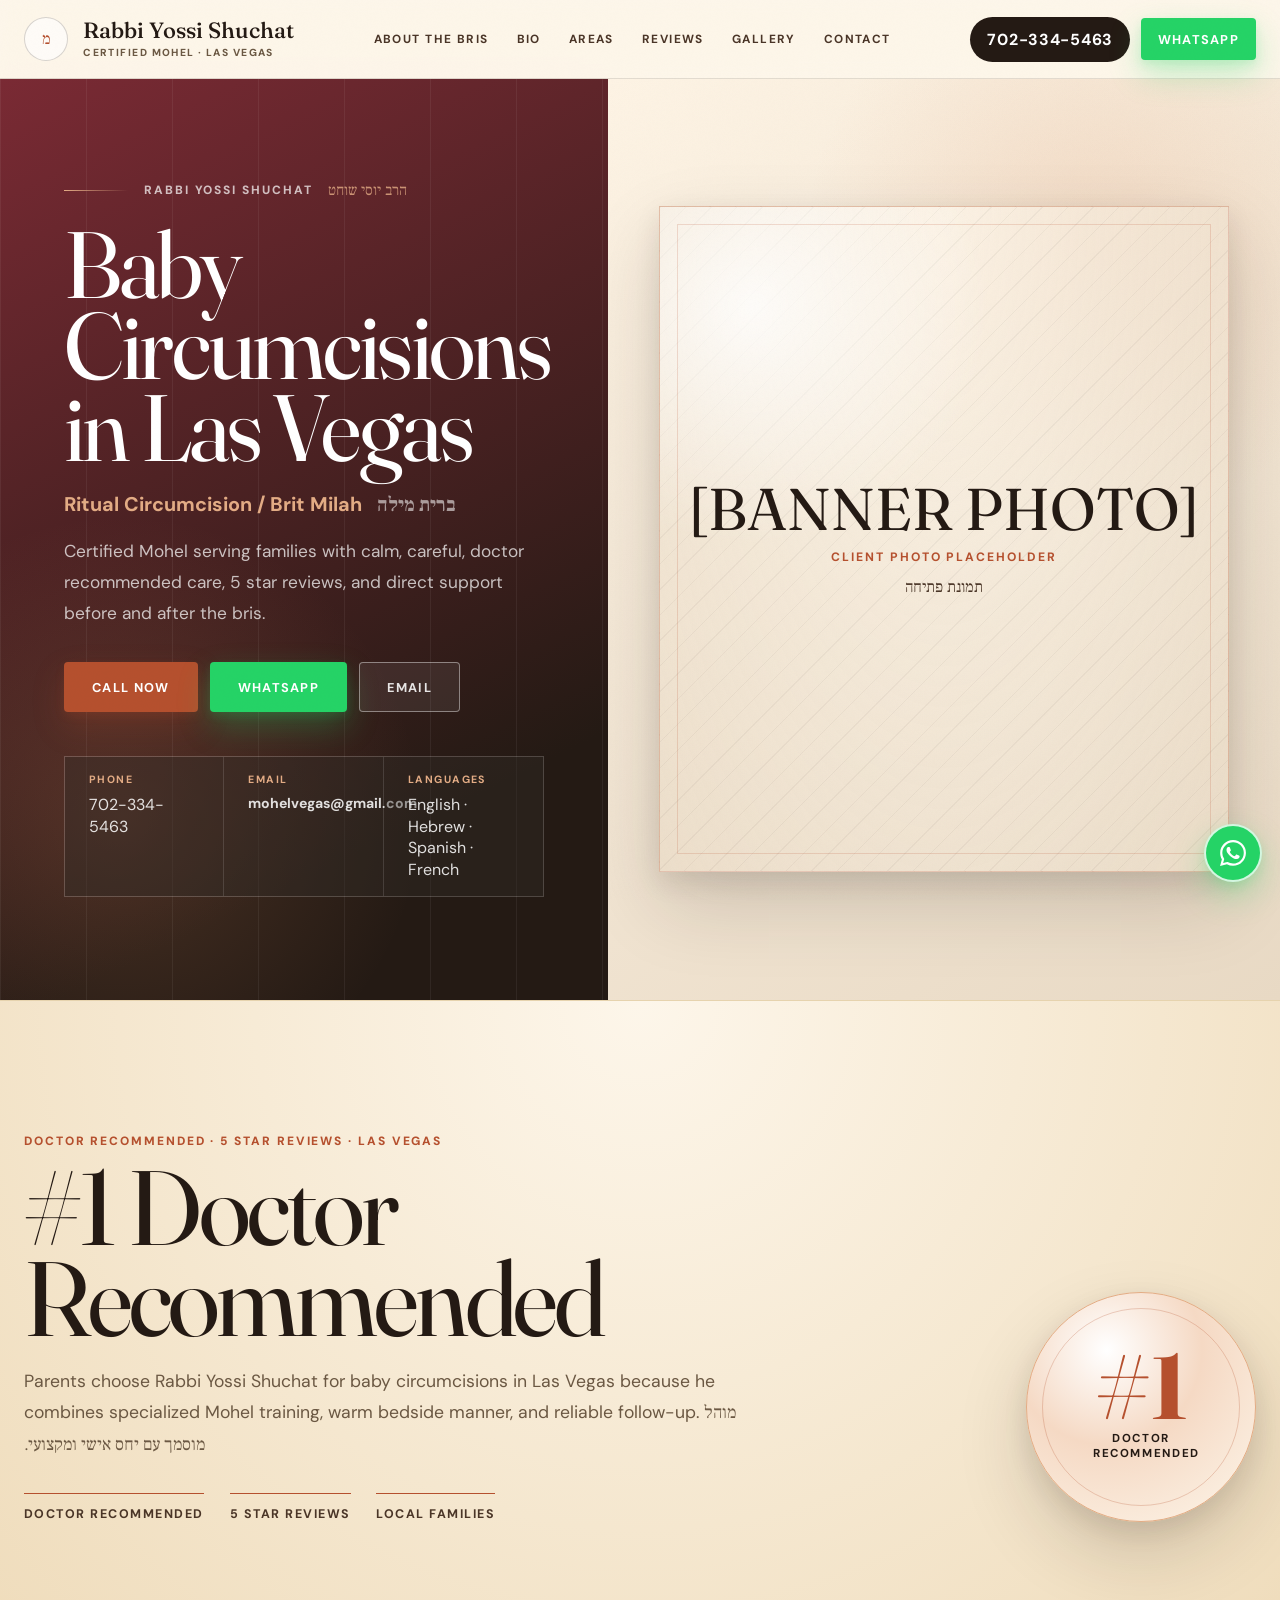
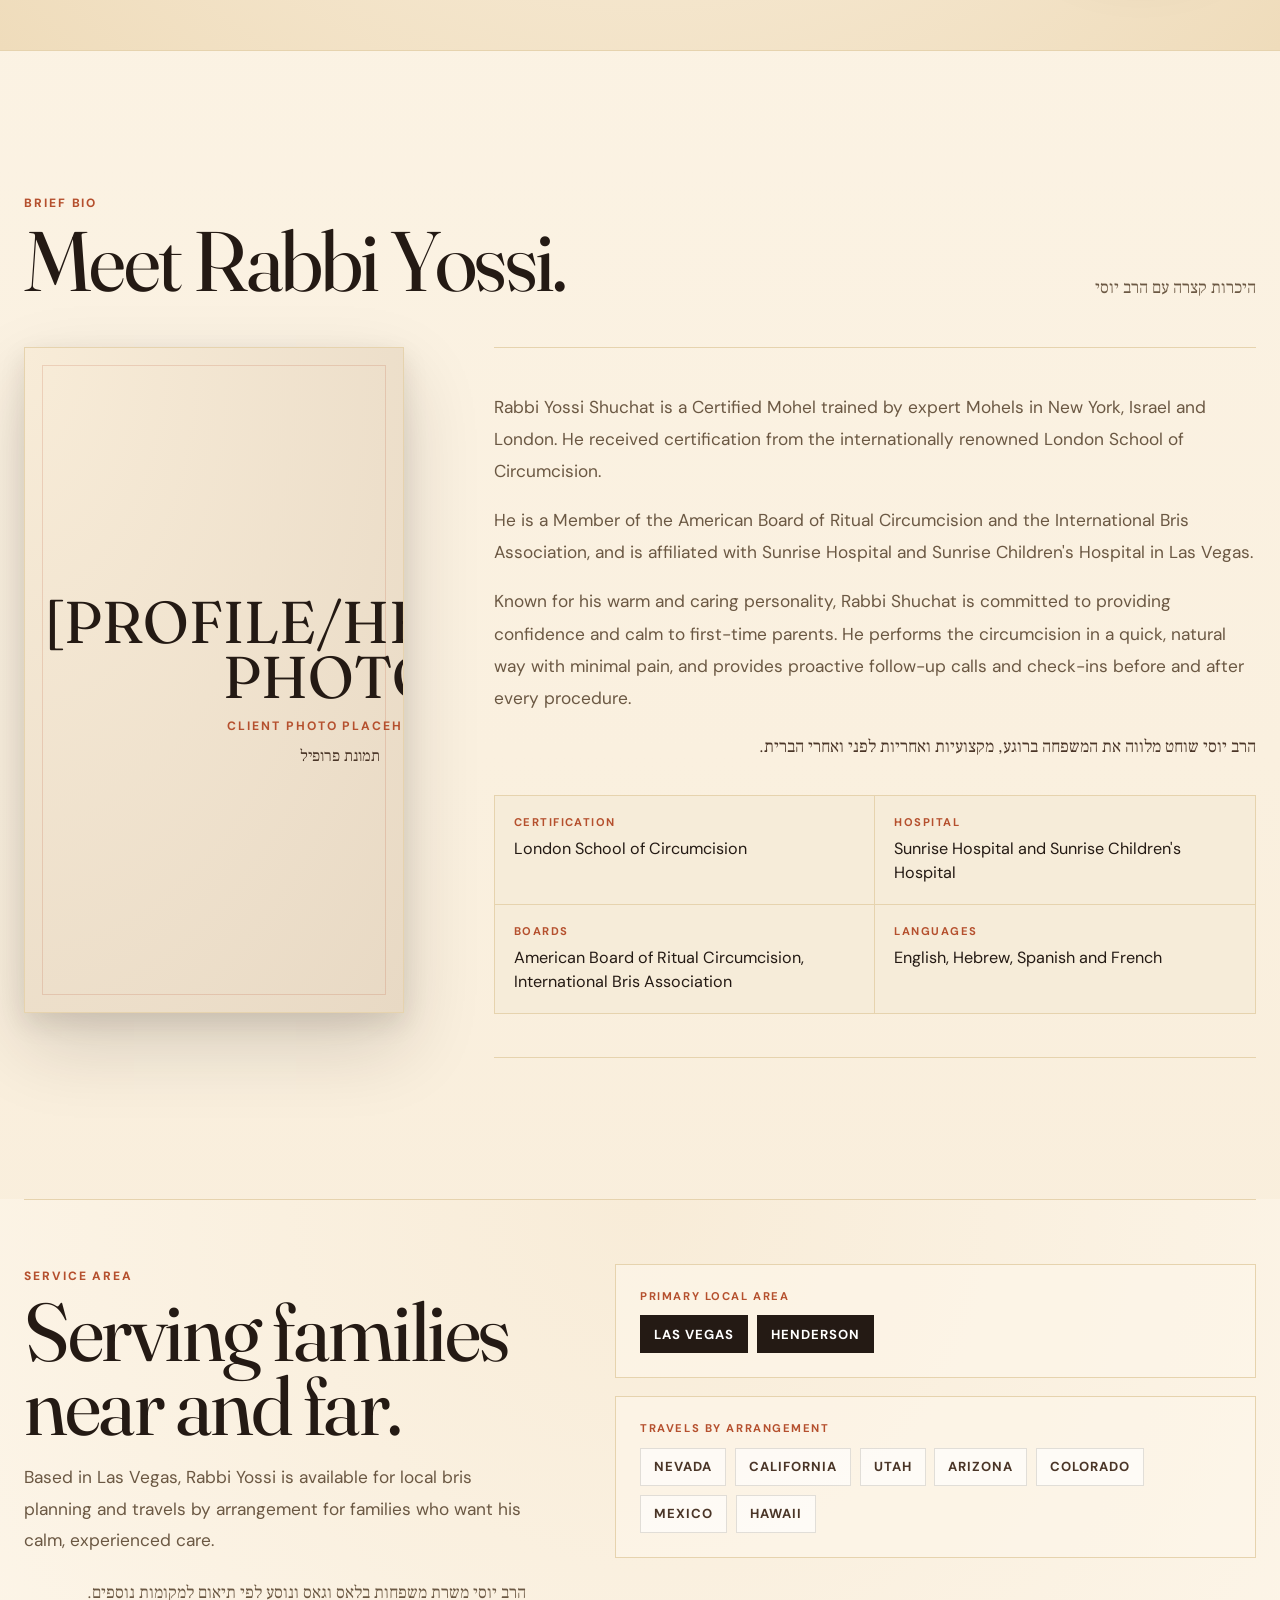
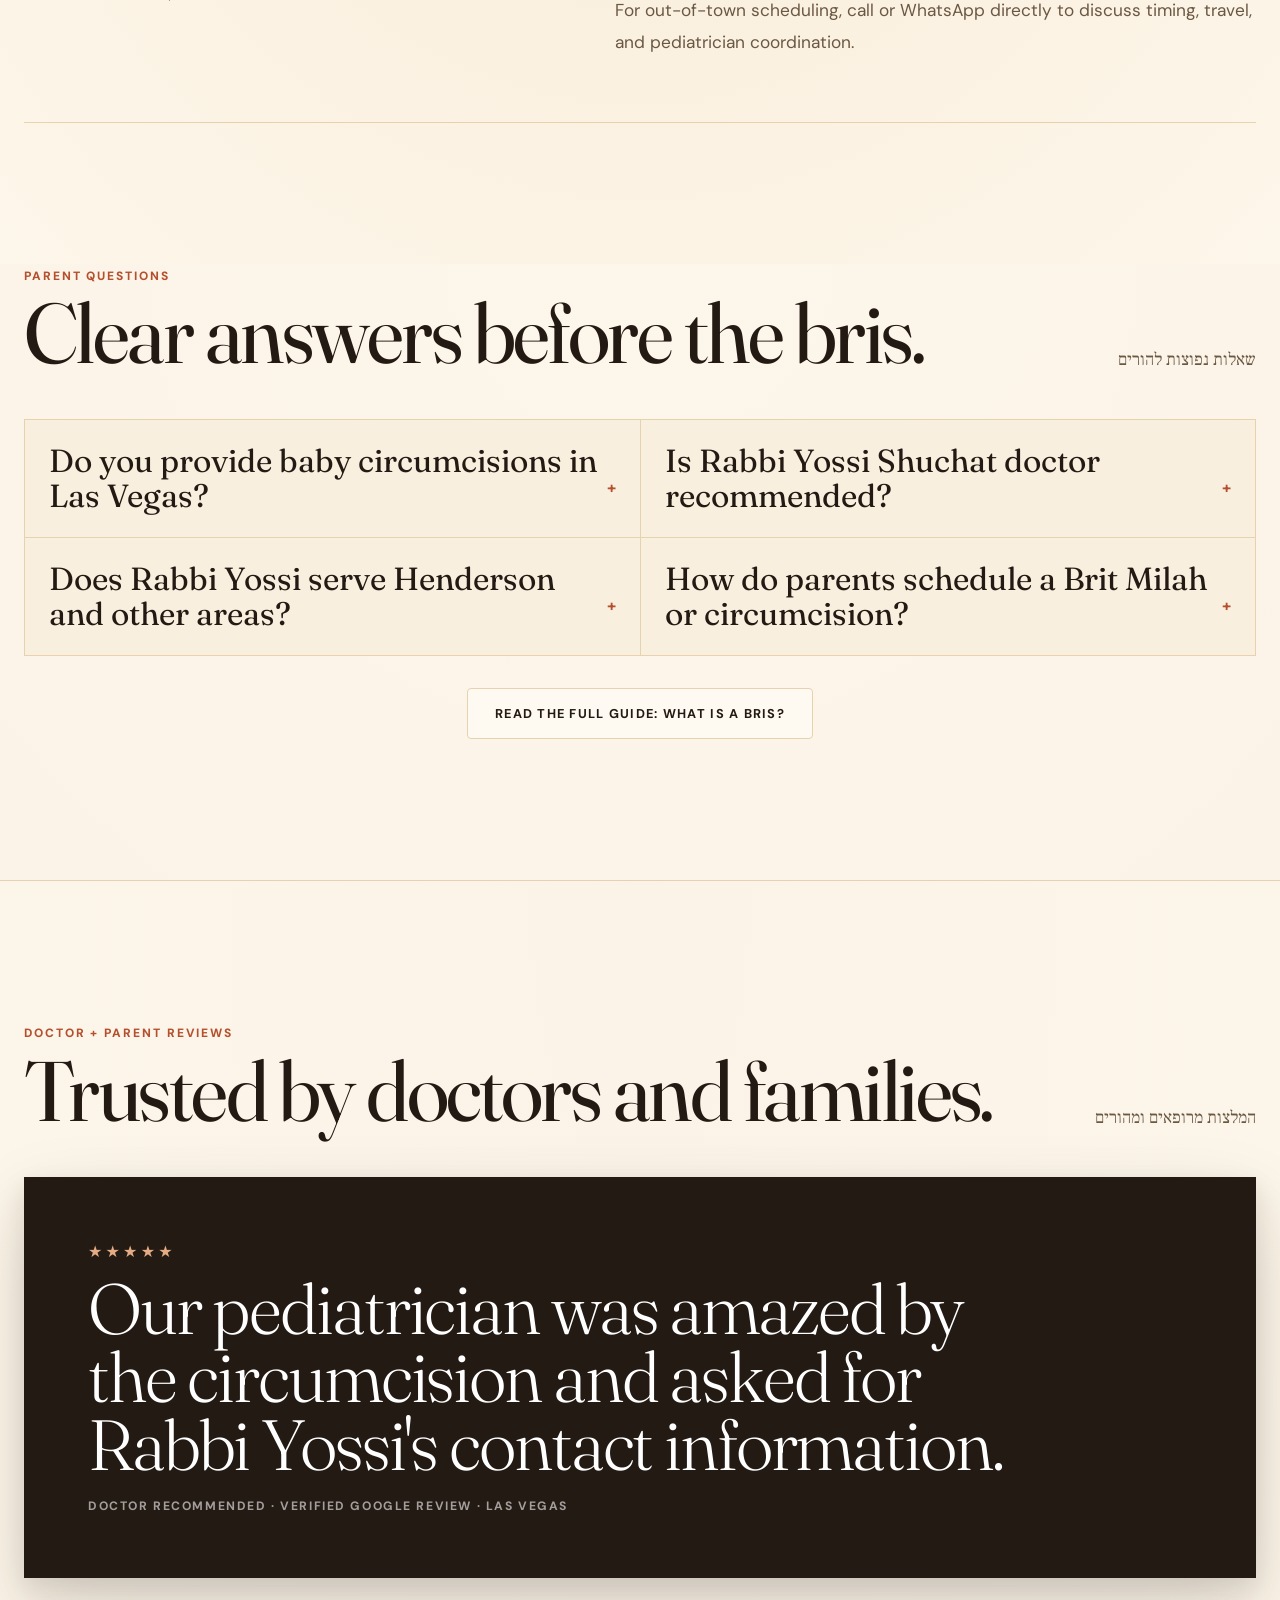
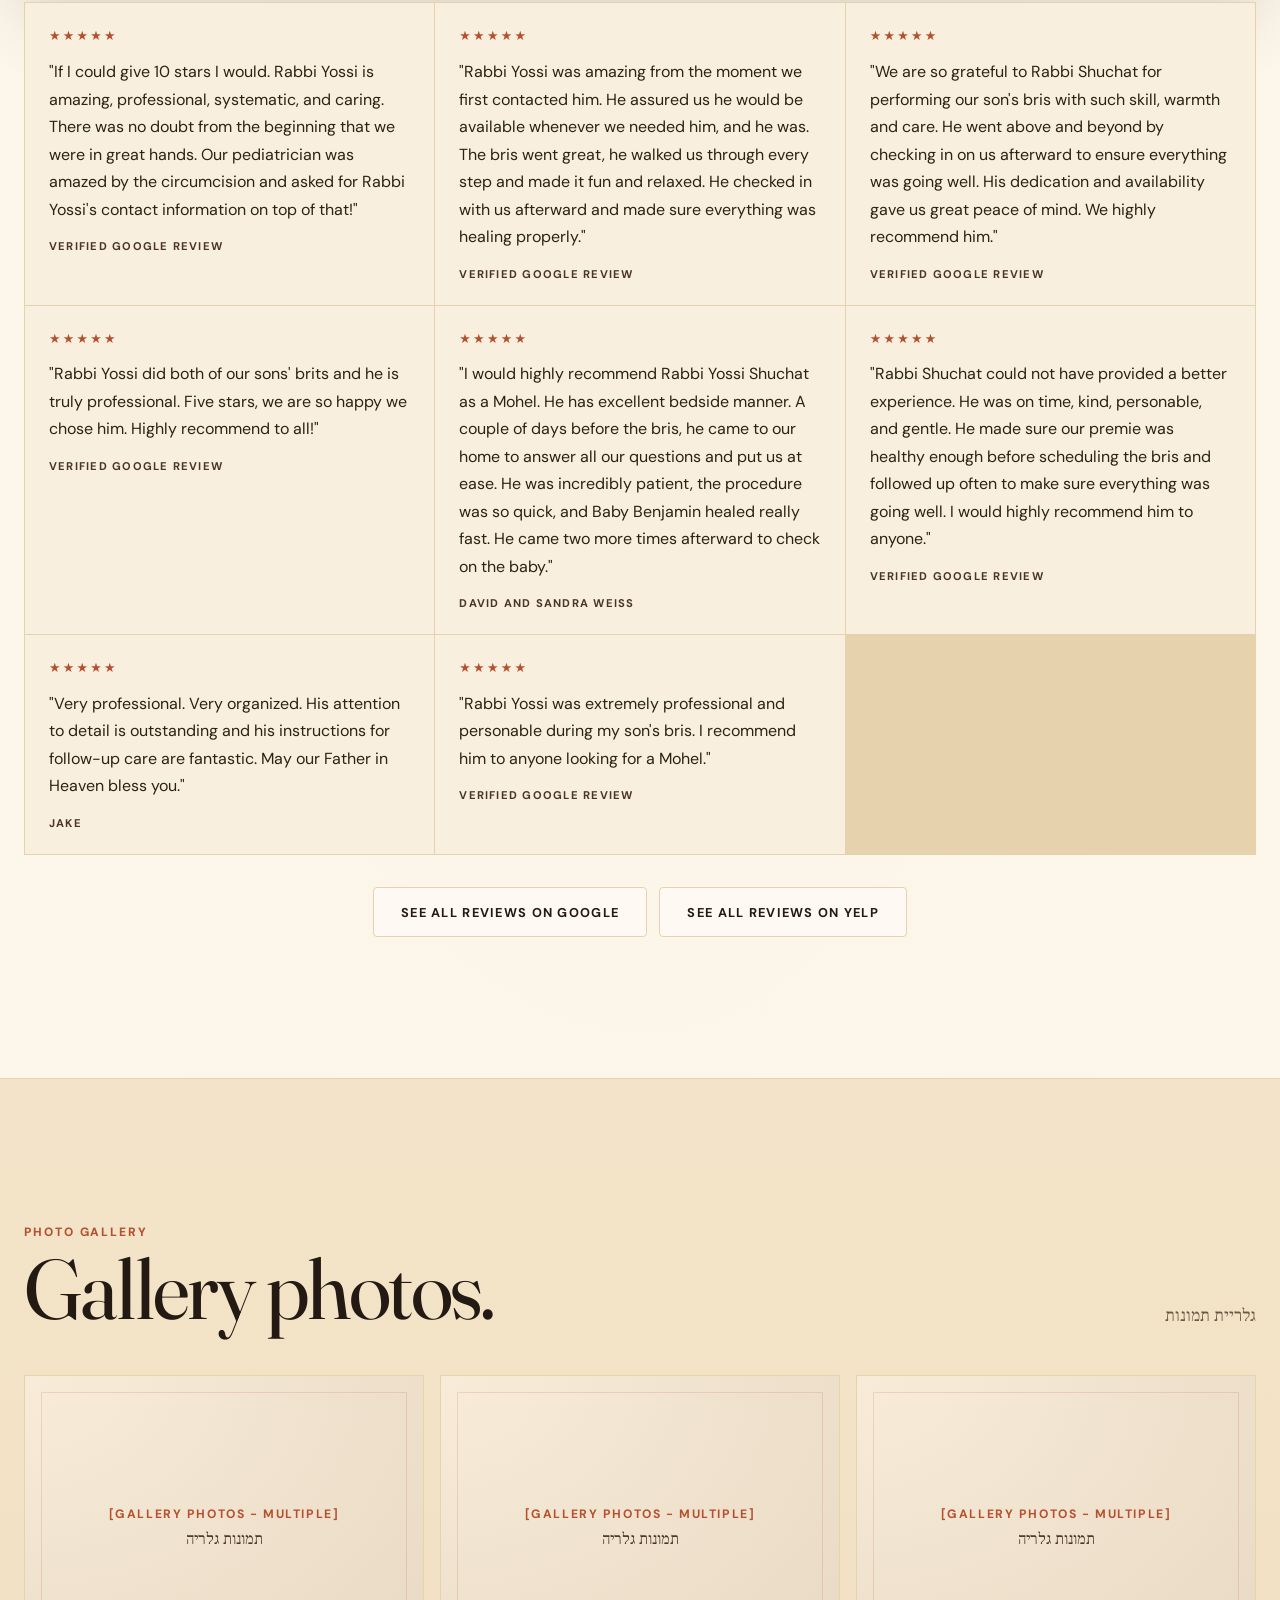
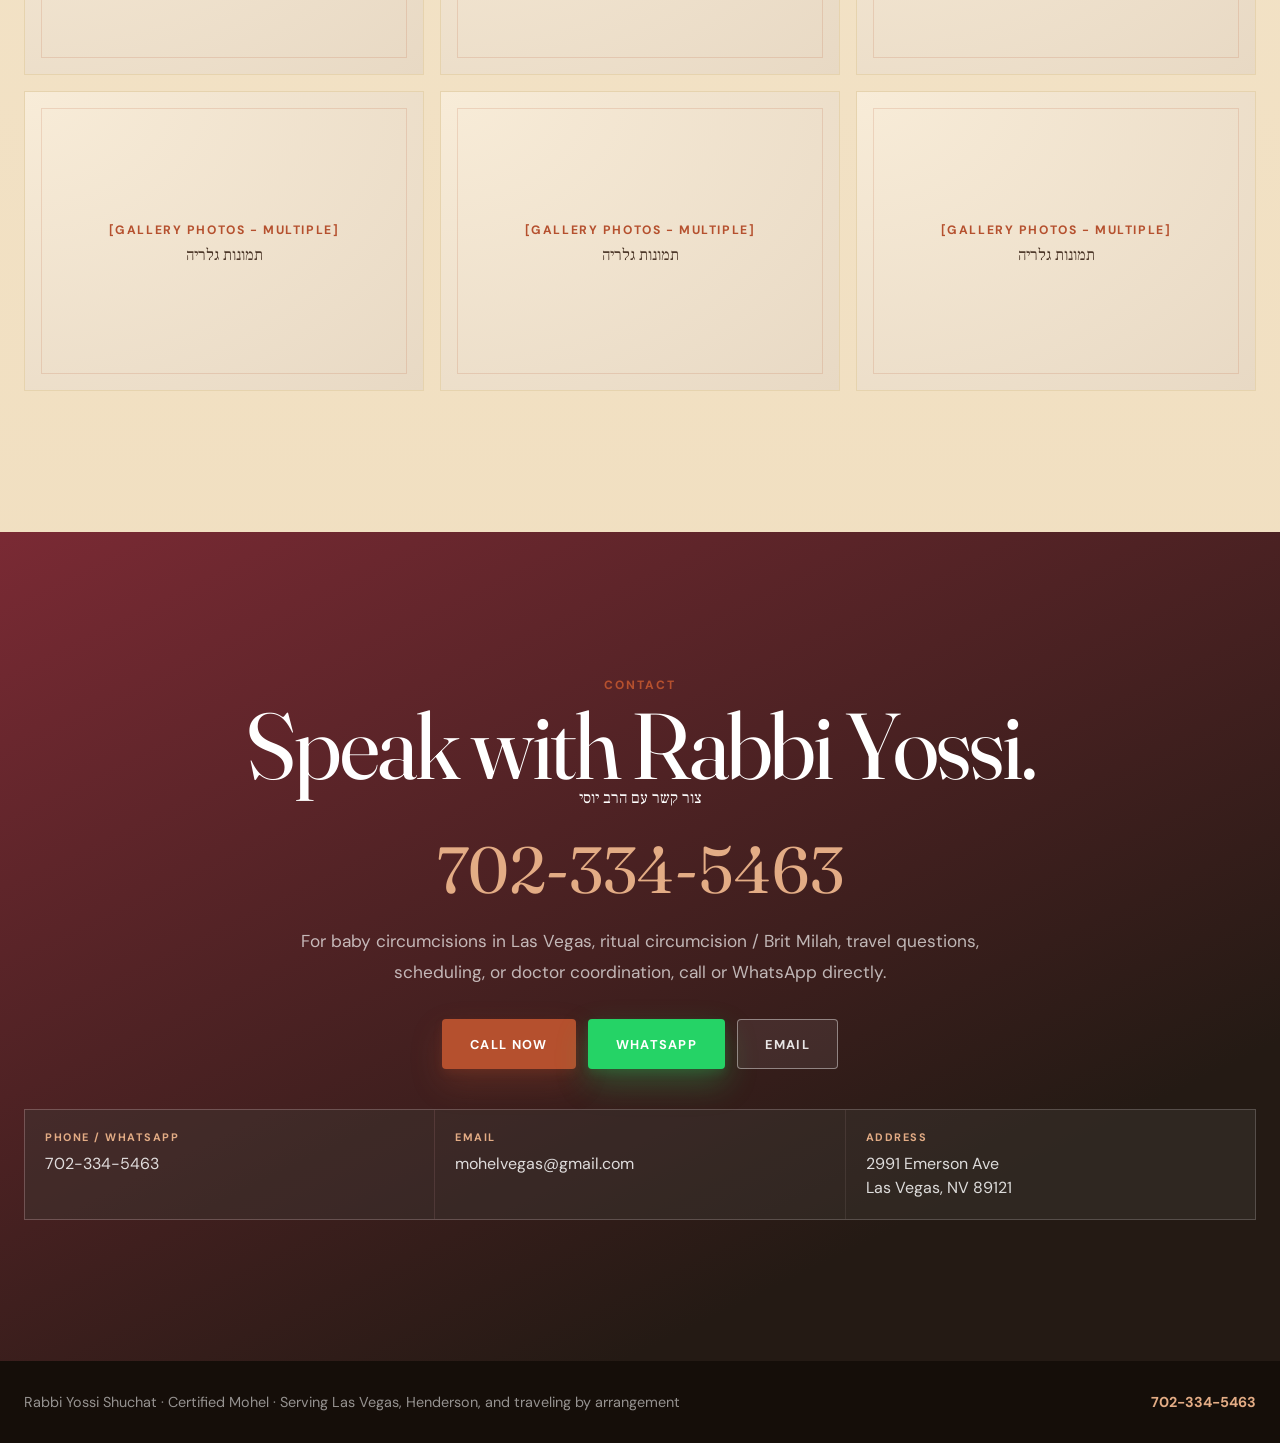
<file: index.html>
<!DOCTYPE html>
<html lang="en" dir="ltr">
<head>
  <meta charset="UTF-8">
  <meta name="viewport" content="width=device-width, initial-scale=1.0">
  <meta name="description" content="Baby Circumcisions in Las Vegas by Rabbi Yossi Shuchat, Certified Mohel. Doctor recommended Brit Milah care, 5 star reviews, and travel by arrangement.">
  <meta name="robots" content="index, follow, max-image-preview:large">
  <meta name="theme-color" content="#241A14">
  <meta property="og:title" content="Baby Circumcisions in Las Vegas | Rabbi Yossi Shuchat">
  <meta property="og:description" content="Doctor recommended baby circumcisions in Las Vegas. Certified Mohel for ritual circumcision / Brit Milah with 5 star reviews and travel by arrangement.">
  <meta property="og:type" content="website">
  <meta property="og:url" content="https://shliachflow.github.io/mohelvegas/">
  <meta property="og:image" content="https://shliachflow.github.io/mohelvegas/og-image.png">
  <meta property="og:image:alt" content="Baby Circumcisions in Las Vegas by Rabbi Yossi Shuchat">
  <meta property="og:image:width" content="1200">
  <meta property="og:image:height" content="630">
  <meta property="og:image:type" content="image/png">
  <meta name="twitter:card" content="summary_large_image">
  <meta name="twitter:title" content="Baby Circumcisions in Las Vegas | Rabbi Yossi Shuchat">
  <meta name="twitter:description" content="Doctor recommended Brit Milah care with 5 star reviews and travel by arrangement.">
  <meta name="twitter:image" content="https://shliachflow.github.io/mohelvegas/og-image.png">
  <meta property="og:locale" content="en_US">
  <title>Baby Circumcisions in Las Vegas | Rabbi Yossi Shuchat</title>

  <link rel="canonical" href="https://shliachflow.github.io/mohelvegas/">
  <link rel="icon" href="favicon.svg" type="image/svg+xml">
  <link rel="stylesheet" href="style.css">
  <link rel="preconnect" href="https://fonts.googleapis.com">
  <link rel="preconnect" href="https://fonts.gstatic.com" crossorigin>
  <link href="https://fonts.googleapis.com/css2?family=Fraunces:ital,opsz,wght@0,9..144,300;0,9..144,400;0,9..144,500;0,9..144,600;1,9..144,300;1,9..144,400;1,9..144,500;1,9..144,600&family=DM+Sans:ital,opsz,wght@0,9..40,300;0,9..40,400;0,9..40,500;0,9..40,600;0,9..40,700;0,9..40,800;1,9..40,300;1,9..40,400&family=Frank+Ruhl+Libre:wght@300;400;700&display=swap" rel="stylesheet">

  <script type="application/ld+json">
  {
    "@context": "https://schema.org",
    "@type": ["LocalBusiness", "ProfessionalService"],
    "name": "Rabbi Yossi Shuchat, Certified Mohel Las Vegas",
    "description": "Baby Circumcisions in Las Vegas, ritual circumcision / Brit Milah, doctor recommended, 5 star reviews.",
    "telephone": "+17023345463",
    "email": "mohelvegas@gmail.com",
    "image": "https://shliachflow.github.io/mohelvegas/og-image.png",
    "inLanguage": "en-US",
    "address": {
      "@type": "PostalAddress",
      "streetAddress": "2991 Emerson Ave",
      "addressLocality": "Las Vegas",
      "addressRegion": "NV",
      "postalCode": "89121",
      "addressCountry": "US"
    },
    "areaServed": [
      "Las Vegas, Nevada",
      "Henderson, Nevada",
      "Nevada",
      "California",
      "Utah",
      "Arizona",
      "Colorado",
      "Mexico",
      "Hawaii"
    ],
    "url": "https://shliachflow.github.io/mohelvegas/",
    "sameAs": [
      "https://maps.app.goo.gl/TtYR5BdokENhZi8XA",
      "https://www.facebook.com/yossi.shuchat/",
      "https://www.instagram.com/rabbi_yossi_orbamidbar_chabad/",
      "https://www.yelp.com/biz/rabbi-yossi-shuchat-las-vegas-2"
    ],
    "founder": {
      "@type": "Person",
      "name": "Rabbi Yossi Shuchat",
      "honorificPrefix": "Rabbi",
      "jobTitle": "Certified Mohel",
      "knowsLanguage": ["English", "Hebrew", "Spanish", "French"],
      "hasCredential": {
        "@type": "EducationalOccupationalCredential",
        "credentialCategory": "certification",
        "name": "Certified Mohel, London School of Circumcision"
      },
      "memberOf": [
        { "@type": "Organization", "name": "American Board of Ritual Circumcision" },
        { "@type": "Organization", "name": "International Bris Association" }
      ]
    },
    "aggregateRating": { "@type": "AggregateRating", "ratingValue": "5", "reviewCount": 8 }
  }
  </script>

  <script type="application/ld+json">
  {
    "@context": "https://schema.org",
    "@type": "FAQPage",
    "mainEntity": [
      {
        "@type": "Question",
        "name": "Do you provide baby circumcisions in Las Vegas?",
        "acceptedAnswer": {
          "@type": "Answer",
          "text": "Yes. Rabbi Yossi Shuchat is a Certified Mohel based in Las Vegas, providing ritual circumcision / Brit Milah care with direct support before and after the bris."
        }
      },
      {
        "@type": "Question",
        "name": "Is Rabbi Yossi Shuchat doctor recommended?",
        "acceptedAnswer": {
          "@type": "Answer",
          "text": "Parents report that pediatricians have recommended Rabbi Yossi and requested his contact information after seeing his work. The site includes 5 star parent reviews and doctor recommended trust signals."
        }
      },
      {
        "@type": "Question",
        "name": "Does Rabbi Yossi serve Henderson and other areas?",
        "acceptedAnswer": {
          "@type": "Answer",
          "text": "Yes. Rabbi Yossi serves Las Vegas and Henderson locally, and travels by arrangement to Nevada, California, Utah, Arizona, Colorado, Mexico, and Hawaii."
        }
      },
      {
        "@type": "Question",
        "name": "How do parents schedule a Brit Milah or circumcision?",
        "acceptedAnswer": {
          "@type": "Answer",
          "text": "Parents can call or WhatsApp Rabbi Yossi directly at 702-334-5463 to discuss timing, travel, pediatrician coordination, and questions before the bris."
        }
      }
    ]
  }
  </script>

  <style>
    .hero {
      min-height: 100svh;
      display: grid;
      grid-template-columns: minmax(0, .95fr) minmax(0, 1.05fr);
      padding-top: 78px;
      background: var(--white);
    }
    .hero-copy {
      position: relative;
      min-width: 0;
      display: flex; flex-direction: column; justify-content: end;
      padding: clamp(4rem, 8vw, 7rem) clamp(2rem, 5vw, 5.25rem);
      overflow: hidden;
      color: #fff;
      background:
        linear-gradient(90deg, rgba(255,255,255,.06) 1px, transparent 1px),
        radial-gradient(circle at 20% 80%, rgba(217,138,95,.2), transparent 34%),
        linear-gradient(154deg, #7A2A34 0%, #241A14 78%);
      background-size: 86px 86px, auto, auto;
    }
    .hero-kicker { position: relative; z-index: 1; display: flex; align-items: center; gap: 1rem; flex-wrap: wrap; }
    .hero-kicker::before { content: ""; width: 64px; height: 1px; background: linear-gradient(90deg, var(--gold-2), transparent); }
    .hero-kicker .eyebrow { color: rgba(255,255,255,.7); }
    .hero-kicker .heb { color: var(--gold-2); opacity: .82; font-size: .95rem; }
    h1 {
      position: relative; z-index: 1;
      margin: 1.45rem 0 0;
      max-width: 760px;
      font-family: var(--display);
      font-size: clamp(4.75rem, 7.35vw, 7.9rem);
      font-weight: 400;
      line-height: .87;
      letter-spacing: -.03em;
      text-wrap: balance;
      color: #fff;
    }
    h1 span { display: block; }
    .legal {
      position: relative; z-index: 1;
      margin: 1.35rem 0 0;
      font-size: clamp(1.12rem, 1.55vw, 1.38rem);
      font-weight: 700;
      color: var(--gold-2);
    }
    .legal .heb { margin-left: .6rem; color: rgba(255,255,255,.56); }
    .hero-lead {
      position: relative; z-index: 1;
      max-width: 590px;
      margin: 1.15rem 0 0;
      font-size: clamp(1.08rem, 1.28vw, 1.18rem);
      line-height: 1.78;
      color: rgba(255,255,255,.72);
      overflow-wrap: anywhere;
    }
    .hero-actions { position: relative; z-index: 1; display: flex; gap: .75rem; flex-wrap: wrap; margin-top: 2.1rem; }
    .hero-meta {
      position: relative; z-index: 1;
      display: grid; grid-template-columns: repeat(3, minmax(0, 1fr));
      margin-top: 2.75rem;
      border: 1px solid rgba(255,255,255,.13);
      background: rgba(255,255,255,.08);
    }
    .meta-item { padding: 1rem 1.5rem; border-right: 1px solid rgba(255,255,255,.13); background: rgba(21,14,9,.36); min-width: 0; }
    .meta-item:last-child { border-right: 0; }
    .meta-item b { display: block; font-size: .66rem; letter-spacing: .14em; text-transform: uppercase; color: var(--gold-2); }
    .meta-item span { display: block; margin-top: .48rem; font-size: 1rem; line-height: 1.35; color: rgba(255,255,255,.86); overflow-wrap: anywhere; }
    .meta-item:nth-child(2) span { font-size: .88rem; font-weight: 700; white-space: nowrap; }

    .hero-media {
      position: relative;
      min-width: 0;
      display: grid; place-items: center;
      padding: clamp(1.25rem, 4vw, 3.2rem);
      background:
        radial-gradient(circle at 72% 18%, rgba(217,138,95,.18), transparent 32%),
        linear-gradient(145deg, #FDF3E4, #E8D9C4);
      overflow: hidden;
    }
    .photo-frame {
      position: relative;
      width: min(100%, 710px);
      height: min(74svh, 760px);
      min-height: 460px;
      display: grid; place-items: center;
      border: 1px solid rgba(181,80,46,.28);
      box-shadow: var(--shadow-lg);
      background:
        radial-gradient(circle at 16% 15%, rgba(255,255,255,.82), transparent 32%),
        repeating-linear-gradient(135deg, rgba(36,26,20,.045) 0, rgba(36,26,20,.045) 1px, transparent 1px, transparent 18px),
        radial-gradient(ellipse at top, rgba(253,246,234,.74), rgba(232,217,196,.56));
      text-align: center;
      overflow: hidden;
    }
    .photo-frame::before { content: ""; position: absolute; inset: 1.05rem; border: 1px solid rgba(181,80,46,.18); }
    .photo-frame strong {
      position: relative; z-index: 1;
      font-family: var(--display);
      font-size: clamp(2.35rem, 4.6vw, 4.55rem);
      font-weight: 400;
      color: var(--ink);
      line-height: .95;
    }
    .photo-frame span { position: relative; z-index: 1; display: block; margin-top: .8rem; color: var(--gold); font-size: .76rem; font-weight: 700; letter-spacing: .16em; text-transform: uppercase; }
    .photo-frame .heb { position: relative; z-index: 1; margin-top: .75rem; color: var(--ink-2); }
    .photo-frame > div { max-width: calc(100% - 2.5rem); }

    .trust { padding: clamp(5.5rem, 10vw, 9rem) 0; background: radial-gradient(ellipse at top, #FDF6EA, #EFDCBB); border-block: 1px solid var(--line); }
    .trust-grid { display: grid; grid-template-columns: minmax(0, 1fr) 290px; gap: clamp(4rem, 9vw, 9rem); align-items: end; }
    .trust h2 {
      margin: .75rem 0 0;
      max-width: 760px;
      font-family: var(--display);
      font-size: clamp(4.6rem, 8.25vw, 8.75rem);
      font-weight: 400;
      line-height: .86;
      letter-spacing: -.03em;
      text-wrap: balance;
      color: var(--ink);
    }
    .trust p { max-width: 720px; margin: 1.4rem 0 0; color: var(--muted); font-size: clamp(1.1rem, 1.3vw, 1.24rem); line-height: 1.8; }
    .trust-points { display: flex; gap: 1.6rem; flex-wrap: wrap; margin-top: 2rem; }
    .trust-points span { font-size: .78rem; font-weight: 700; letter-spacing: .12em; text-transform: uppercase; color: var(--ink-2); border-top: 1px solid var(--gold); padding-top: .75rem; }
    .seal {
      justify-self: end;
      width: 230px; aspect-ratio: 1; border-radius: 50%;
      display: grid; place-items: center; text-align: center;
      border: 1px solid var(--gold-2);
      background: radial-gradient(circle at 35% 25%, #fff, #F5D9C4 42%, #FDF6EA);
      box-shadow: var(--shadow-lg);
      position: relative;
    }
    .seal::before { content: ""; position: absolute; inset: 15px; border: 1px solid rgba(181,80,46,.25); border-radius: 50%; }
    .seal b { display: block; font-family: var(--display); font-size: 5.7rem; line-height: .75; color: var(--gold); font-variant-numeric: tabular-nums; }
    .seal span { display: block; max-width: 12ch; margin-top: .65rem; font-size: .72rem; font-weight: 700; letter-spacing: .14em; text-transform: uppercase; color: var(--ink); }

    .section { padding: clamp(5.8rem, 11vw, 10rem) 0; }
    .section-head { display: flex; justify-content: space-between; align-items: end; gap: 2rem; margin-bottom: 3rem; }
    .section-head h2 { margin: .65rem 0 0; font-family: var(--display); font-size: clamp(3.8rem, 6.6vw, 6.65rem); font-weight: 400; line-height: .9; letter-spacing: -.03em; text-wrap: balance; color: var(--ink); }
    .section-head .heb { color: var(--muted); font-size: 1.08rem; }

    .bio-layout { display: grid; grid-template-columns: 380px minmax(0, 1fr); gap: clamp(3rem, 7vw, 6.5rem); align-items: start; }
    .portrait { aspect-ratio: 4 / 5; border: 1px solid var(--line); background: radial-gradient(ellipse at top left, #F8ECD8, #E8D9C4); box-shadow: var(--shadow-lg); }
    .bio-copy { border-top: 1px solid var(--line); border-bottom: 1px solid var(--line); padding: 2.7rem 0; }
    .bio-copy p { margin: 0 0 1.05rem; color: var(--muted); font-size: clamp(1.08rem, 1.18vw, 1.17rem); line-height: 1.86; }
    .bio-copy .heb { color: var(--ink-2); }
    .credentials { display: grid; grid-template-columns: repeat(2, minmax(0, 1fr)); gap: 1px; margin-top: 2rem; background: var(--line); border: 1px solid var(--line); }
    .credential { padding: 1.2rem; background: rgba(253,246,234,.72); }
    .credential b { display: block; font-size: .7rem; letter-spacing: .13em; text-transform: uppercase; color: var(--gold); }
    .credential span { display: block; margin-top: .48rem; color: var(--ink); line-height: 1.48; font-size: 1.01rem; }

    .areas {
      padding-top: 0;
      background: radial-gradient(ellipse at top, #F8ECD8, #FDF6EA);
    }
    .areas-panel {
      display: grid;
      grid-template-columns: minmax(0, .9fr) minmax(0, 1.15fr);
      gap: clamp(3rem, 7vw, 6.5rem);
      align-items: start;
      padding: clamp(2.4rem, 5vw, 4.4rem) 0;
      border-top: 1px solid var(--line);
      border-bottom: 1px solid var(--line);
    }
    .areas h2 {
      margin: .65rem 0 0;
      font-family: var(--display);
      font-size: clamp(3.65rem, 6.4vw, 6.25rem);
      font-weight: 400;
      line-height: .9;
      letter-spacing: -.03em;
      text-wrap: balance;
      color: var(--ink);
    }
    .areas p {
      max-width: 640px;
      margin: 1.25rem 0 0;
      color: var(--muted);
      font-size: clamp(1.08rem, 1.18vw, 1.18rem);
      line-height: 1.82;
    }
    .area-list {
      display: grid;
      gap: 1.1rem;
    }
    .area-group {
      padding: 1.5rem;
      border: 1px solid var(--line);
      background: rgba(253,246,234,.66);
    }
    .area-group b {
      display: block;
      margin-bottom: .8rem;
      color: var(--gold);
      font-size: .7rem;
      font-weight: 700;
      letter-spacing: .14em;
      text-transform: uppercase;
    }
    .area-tags {
      display: flex;
      flex-wrap: wrap;
      gap: .55rem;
    }
    .area-tag {
      display: inline-flex;
      align-items: center;
      min-height: 38px;
      padding: .58rem .8rem;
      border: 1px solid rgba(36,26,20,.13);
      background: rgba(255,255,255,.64);
      color: var(--ink-2);
      font-size: .82rem;
      font-weight: 700;
      letter-spacing: .08em;
      text-transform: uppercase;
    }
    .area-tag.primary {
      border-color: var(--ink);
      background: var(--ink);
      color: #fff;
    }
    .areas-note {
      margin: .15rem 0 0;
      color: var(--muted);
      font-size: .98rem;
      line-height: 1.7;
    }

    .faq {
      padding-top: 0;
      background: radial-gradient(ellipse at top, #FDF6EA, #FBF3E7);
    }
    .faq-list {
      display: grid;
      grid-template-columns: repeat(2, minmax(0, 1fr));
      gap: 1px;
      background: var(--line);
      border: 1px solid var(--line);
    }
    .faq-item {
      background: rgba(253,246,234,.82);
      padding: 1.5rem;
    }
    .faq-item summary {
      cursor: pointer;
      color: var(--ink);
      font-family: var(--display);
      font-size: clamp(1.55rem, 2.5vw, 2.15rem);
      line-height: 1.08;
      list-style: none;
    }
    .faq-item summary::-webkit-details-marker { display: none; }
    .faq-item summary::after {
      content: "+";
      float: right;
      color: var(--gold);
      font-family: var(--sans);
      font-size: 1rem;
      font-weight: 700;
      margin-left: 1rem;
    }
    .faq-item[open] summary::after { content: "-"; }
    .faq-item p {
      margin: 1rem 0 0;
      color: var(--muted);
      font-size: 1.02rem;
      line-height: 1.72;
    }

    .reviews { background: radial-gradient(ellipse at top, #FBF3E7, #FDF6EA); border-block: 1px solid var(--line); }
    .featured-review { padding: clamp(2rem, 5vw, 4rem); background: var(--ink); color: #fff; margin-bottom: 1.5rem; box-shadow: var(--shadow-lg); }
    .featured-review .stars { color: var(--gold-2); letter-spacing: .2em; }
    .featured-review blockquote { margin: .8rem 0 0; max-width: 1040px; font-family: var(--display); font-size: clamp(2.85rem, 5.55vw, 5.95rem); line-height: .96; font-weight: 300; letter-spacing: -.03em; text-wrap: balance; }
    .featured-review cite { display: block; margin-top: 1.2rem; color: rgba(255,255,255,.58); font-style: normal; font-size: .76rem; font-weight: 700; letter-spacing: .13em; text-transform: uppercase; }
    .review-list { display: grid; grid-template-columns: repeat(3, minmax(0, 1fr)); gap: 1px; background: var(--line); border: 1px solid var(--line); }
    .review { padding: 1.5rem; background: rgba(253,246,234,.82); min-width: 0; }
    .review .stars { color: var(--gold); font-size: .8rem; letter-spacing: .18em; }
    .review p { margin: .85rem 0 0; color: #2E2115; line-height: 1.72; font-size: 1rem; }
    .review b { display: block; margin-top: 1rem; color: var(--ink-2); font-size: .7rem; letter-spacing: .11em; text-transform: uppercase; }
    .reviews-cta { display: flex; justify-content: center; flex-wrap: wrap; gap: .75rem; margin-top: 2rem; }

    .gallery-grid { display: grid; grid-template-columns: repeat(3, minmax(0, 1fr)); gap: 1rem; }
    .gallery-item { aspect-ratio: 4 / 3; border: 1px solid var(--line); background: radial-gradient(ellipse at top left, #F8ECD8, #E8D9C4); display: grid; place-items: center; text-align: center; position: relative; overflow: hidden; }
    .gallery-item::before { content: ""; position: absolute; inset: 1rem; border: 1px solid rgba(181,80,46,.16); }
    .gallery-item span { position: relative; color: var(--gold); font-size: .76rem; font-weight: 700; letter-spacing: .13em; text-transform: uppercase; }
    .gallery-item .heb { margin-top: .4rem; color: var(--ink-2); }

    .contact { text-align: center; color: #fff; background: linear-gradient(154deg, #7A2A34 0%, #241A14 78%); position: relative; overflow: hidden; }
    .contact .container { position: relative; z-index: 1; }
    .contact h2 { margin: .6rem 0 0; font-family: var(--display); font-size: clamp(3.9rem, 7.3vw, 7.4rem); font-weight: 400; line-height: .9; letter-spacing: -.03em; text-wrap: balance; }
    .contact-phone { display: inline-block; margin-top: 1.35rem; font-family: var(--display); font-size: clamp(2.6rem, 5.1vw, 5rem); color: var(--gold-2); }
    .contact p { max-width: 690px; margin: 1rem auto 0; color: rgba(255,255,255,.68); line-height: 1.76; font-size: 1.08rem; }
    .contact-actions { display: flex; justify-content: center; gap: .75rem; flex-wrap: wrap; margin-top: 2rem; }
    .contact-details { display: grid; grid-template-columns: repeat(3, minmax(0, 1fr)); gap: 1px; margin-top: 2.5rem; background: rgba(255,255,255,.12); border: 1px solid rgba(255,255,255,.12); text-align: left; }
    .contact-detail { padding: 1.25rem; background: rgba(21,14,9,.38); }
    .contact-detail b { display: block; font-size: .68rem; letter-spacing: .14em; text-transform: uppercase; color: var(--gold-2); }
    .contact-detail span { display: block; margin-top: .5rem; color: rgba(255,255,255,.84); line-height: 1.45; overflow-wrap: anywhere; }

    @media (max-width: 980px) {
      .hero { grid-template-columns: 1fr; padding-top: 152px; }
      .hero-media { order: -1; padding: 1rem; }
      .photo-frame { width: 100%; height: 36svh; min-height: 290px; }
      .hero-copy { padding: 3.5rem 1.5rem 4rem; }
      .hero-meta { grid-template-columns: 1fr; }
      .meta-item { border-right: 0; border-bottom: 1px solid rgba(255,255,255,.13); }
      .meta-item:last-child { border-bottom: 0; }
      .trust-grid, .bio-layout, .section-head, .areas-panel { grid-template-columns: 1fr; display: grid; }
      .seal { justify-self: start; width: 205px; }
      .review-list, .faq-list { grid-template-columns: repeat(2, minmax(0, 1fr)); }
      .gallery-grid { grid-template-columns: repeat(2, minmax(0, 1fr)); }
      .contact-details { grid-template-columns: 1fr; }
    }

    @media (max-width: 640px) {
      .hero { padding-top: 150px; }
      h1 { font-size: clamp(2.72rem, 11.2vw, 3.05rem); line-height: .95; }
      h1 span:nth-child(2) { font-size: .88em; }
      .hero-copy { padding-left: 1.25rem; padding-right: 3rem; }
      .hero-lead { max-width: 32ch; font-size: 1rem; line-height: 1.72; }
      .hero-actions, .contact-actions { flex-direction: column; }
      .hero-actions .btn, .contact-actions .btn { width: 100%; }
      .trust h2 { font-size: clamp(3.65rem, 16vw, 5rem); }
      .trust-grid { gap: 2.7rem; }
      .trust-points { display: grid; grid-template-columns: 1fr; gap: .9rem; }
      .section-head h2 { font-size: clamp(3.25rem, 14vw, 4.55rem); }
      .areas h2 { font-size: clamp(3.2rem, 13.5vw, 4.45rem); }
      .area-group { padding: 1.1rem; }
      .area-tag { width: 100%; justify-content: center; }
      .credentials, .review-list, .faq-list, .gallery-grid { grid-template-columns: 1fr; }
      .featured-review blockquote { font-size: clamp(2.42rem, 12vw, 3.45rem); }
      .photo-frame strong { display: block; font-size: clamp(1.42rem, 7vw, 1.95rem); overflow-wrap: anywhere; }
    }
  </style>
</head>
<body>
<div id="grain" aria-hidden="true"></div>

<nav id="nav" aria-label="Primary navigation">
  <div class="container nav-inner">
    <a href="#home" class="brand" aria-label="Rabbi Yossi Shuchat home">
      <span class="brand-mark" aria-hidden="true">מ</span>
      <span>
        <span class="brand-name">Rabbi Yossi Shuchat</span>
        <span class="brand-sub">Certified Mohel · Las Vegas</span>
      </span>
    </a>
    <div class="nav-links">
      <a href="bris.html">About the Bris</a>
      <a href="#bio">Bio</a>
      <a href="#areas">Areas</a>
      <a href="#reviews">Reviews</a>
      <a href="#gallery">Gallery</a>
      <a href="#contact">Contact</a>
    </div>
    <div class="nav-actions">
      <a class="nav-phone" href="tel:7023345463">702-334-5463</a>
      <a class="btn btn-wa" href="https://wa.me/17023345463" target="_blank" rel="noopener noreferrer">WhatsApp</a>
      <button class="menu-toggle" id="menu-toggle" type="button" aria-label="Open menu" aria-controls="mobile-menu" aria-expanded="false">
        <span></span>
        <span></span>
        <span></span>
      </button>
    </div>
  </div>
</nav>

<div id="mobile-menu" aria-hidden="true" inert>
  <div class="mobile-menu-panel" role="dialog" aria-modal="true" aria-label="Mobile navigation">
    <div class="mobile-menu-head">
      <div>
        <div class="mobile-menu-title">Rabbi Yossi Shuchat</div>
        <span class="mobile-menu-sub">Certified Mohel · Las Vegas</span>
      </div>
      <button class="menu-close" id="menu-close" type="button" aria-label="Close menu">&times;</button>
    </div>
    <div class="mobile-menu-links">
      <a href="bris.html">About the Bris</a>
      <a href="#bio">Bio</a>
      <a href="#areas">Areas</a>
      <a href="#reviews">Reviews</a>
      <a href="#gallery">Gallery</a>
      <a href="#contact">Contact</a>
    </div>
    <div class="mobile-menu-actions">
      <a href="tel:7023345463" class="btn btn-gold">Call Now</a>
      <a href="https://wa.me/17023345463" class="btn btn-wa" target="_blank" rel="noopener noreferrer">WhatsApp</a>
    </div>
  </div>
</div>

<main id="home">
  <section class="hero" aria-labelledby="hero-title">
    <div class="hero-copy">
      <div class="hero-kicker" data-r>
        <span class="eyebrow">Rabbi Yossi Shuchat</span>
        <span class="heb">הרב יוסי שוחט</span>
      </div>
      <h1 id="hero-title" data-r data-d="1">Baby <span>Circumcisions</span><span>in Las Vegas</span></h1>
      <p class="legal" data-r data-d="2">Ritual Circumcision / Brit Milah <span class="heb">ברית מילה</span></p>
      <p class="hero-lead" data-r data-d="2">Certified Mohel serving families with calm, careful, doctor recommended care, 5 star reviews, and direct support before and after the bris.</p>
      <div class="hero-actions" data-r data-d="3">
        <a href="tel:7023345463" class="btn btn-gold">Call Now</a>
        <a href="https://wa.me/17023345463" class="btn btn-wa" target="_blank" rel="noopener noreferrer">WhatsApp</a>
        <a href="mailto:mohelvegas@gmail.com" class="btn btn-light">Email</a>
      </div>
      <div class="hero-meta" data-r data-d="3">
        <div class="meta-item"><b>Phone</b><span>702-334-5463</span></div>
        <div class="meta-item"><b>Email</b><span>mohelvegas@gmail.com</span></div>
        <div class="meta-item"><b>Languages</b><span>English · Hebrew · Spanish · French</span></div>
      </div>
    </div>
    <div class="hero-media">
      <div class="photo-frame">
        <div>
          <strong>[BANNER PHOTO]</strong>
          <span>Client photo placeholder</span>
          <div class="heb">תמונת פתיחה</div>
        </div>
      </div>
    </div>
  </section>

  <section class="trust" aria-labelledby="trust-title">
    <div class="container trust-grid">
      <div data-r>
        <span class="eyebrow">Doctor recommended · 5 star reviews · Las Vegas</span>
        <h2 id="trust-title">#1 Doctor Recommended</h2>
        <p>Parents choose Rabbi Yossi Shuchat for baby circumcisions in Las Vegas because he combines specialized Mohel training, warm bedside manner, and reliable follow-up. <span class="heb">מוהל מוסמך עם יחס אישי ומקצועי.</span></p>
        <div class="trust-points" aria-label="Trust highlights">
          <span>Doctor recommended</span>
          <span>5 star reviews</span>
          <span>Local families</span>
        </div>
      </div>
      <div class="seal" data-r data-d="1" aria-label="#1 Doctor Recommended">
        <div><b>#1</b><span>Doctor Recommended</span></div>
      </div>
    </div>
  </section>

  <section class="section" id="bio" aria-labelledby="bio-title">
    <div class="container">
      <div class="section-head" data-r>
        <div>
          <span class="eyebrow">Brief bio</span>
          <h2 id="bio-title">Meet Rabbi Yossi.</h2>
        </div>
        <div class="heb">היכרות קצרה עם הרב יוסי</div>
      </div>
      <div class="bio-layout">
        <div class="portrait photo-frame" data-r>
          <div>
            <strong>[PROFILE/HEADSHOT PHOTO]</strong>
            <span>Client photo placeholder</span>
            <div class="heb">תמונת פרופיל</div>
          </div>
        </div>
        <div class="bio-copy" data-r data-d="1">
          <p>Rabbi Yossi Shuchat is a Certified Mohel trained by expert Mohels in New York, Israel and London. He received certification from the internationally renowned London School of Circumcision.</p>
          <p>He is a Member of the American Board of Ritual Circumcision and the International Bris Association, and is affiliated with Sunrise Hospital and Sunrise Children's Hospital in Las Vegas.</p>
          <p>Known for his warm and caring personality, Rabbi Shuchat is committed to providing confidence and calm to first-time parents. He performs the circumcision in a quick, natural way with minimal pain, and provides proactive follow-up calls and check-ins before and after every procedure.</p>
          <p class="heb">הרב יוסי שוחט מלווה את המשפחה ברוגע, מקצועיות ואחריות לפני ואחרי הברית.</p>
          <div class="credentials">
            <div class="credential"><b>Certification</b><span>London School of Circumcision</span></div>
            <div class="credential"><b>Hospital</b><span>Sunrise Hospital and Sunrise Children's Hospital</span></div>
            <div class="credential"><b>Boards</b><span>American Board of Ritual Circumcision, International Bris Association</span></div>
            <div class="credential"><b>Languages</b><span>English, Hebrew, Spanish and French</span></div>
          </div>
        </div>
      </div>
    </div>
  </section>

  <section class="section areas" id="areas" aria-labelledby="areas-title">
    <div class="container">
      <div class="areas-panel" data-r>
        <div>
          <span class="eyebrow">Service area</span>
          <h2 id="areas-title">Serving families near and far.</h2>
          <p>Based in Las Vegas, Rabbi Yossi is available for local bris planning and travels by arrangement for families who want his calm, experienced care.</p>
          <p class="heb">הרב יוסי משרת משפחות בלאס וגאס ונוסע לפי תיאום למקומות נוספים.</p>
        </div>
        <div class="area-list" aria-label="Service areas">
          <div class="area-group">
            <b>Primary local area</b>
            <div class="area-tags">
              <span class="area-tag primary">Las Vegas</span>
              <span class="area-tag primary">Henderson</span>
            </div>
          </div>
          <div class="area-group">
            <b>Travels by arrangement</b>
            <div class="area-tags">
              <span class="area-tag">Nevada</span>
              <span class="area-tag">California</span>
              <span class="area-tag">Utah</span>
              <span class="area-tag">Arizona</span>
              <span class="area-tag">Colorado</span>
              <span class="area-tag">Mexico</span>
              <span class="area-tag">Hawaii</span>
            </div>
          </div>
          <p class="areas-note">For out-of-town scheduling, call or WhatsApp directly to discuss timing, travel, and pediatrician coordination.</p>
        </div>
      </div>
    </div>
  </section>

  <section class="section faq" id="faq" aria-labelledby="faq-title">
    <div class="container">
      <div class="section-head" data-r>
        <div>
          <span class="eyebrow">Parent questions</span>
          <h2 id="faq-title">Clear answers before the bris.</h2>
        </div>
        <div class="heb">שאלות נפוצות להורים</div>
      </div>
      <div class="faq-list">
        <details class="faq-item" data-r>
          <summary>Do you provide baby circumcisions in Las Vegas?</summary>
          <p>Yes. Rabbi Yossi Shuchat is a Certified Mohel based in Las Vegas, providing ritual circumcision / Brit Milah care with direct support before and after the bris.</p>
        </details>
        <details class="faq-item" data-r data-d="1">
          <summary>Is Rabbi Yossi Shuchat doctor recommended?</summary>
          <p>Parents report that pediatricians have recommended Rabbi Yossi and requested his contact information after seeing his work. The site includes 5 star parent reviews and doctor recommended trust signals.</p>
        </details>
        <details class="faq-item" data-r data-d="2">
          <summary>Does Rabbi Yossi serve Henderson and other areas?</summary>
          <p>Yes. Rabbi Yossi serves Las Vegas and Henderson locally, and travels by arrangement to Nevada, California, Utah, Arizona, Colorado, Mexico, and Hawaii.</p>
        </details>
        <details class="faq-item" data-r>
          <summary>How do parents schedule a Brit Milah or circumcision?</summary>
          <p>Parents can call or WhatsApp Rabbi Yossi directly at 702-334-5463 to discuss timing, travel, pediatrician coordination, and questions before the bris.</p>
        </details>
      </div>
      <div class="reviews-cta" data-r>
        <a href="bris.html" class="btn btn-outline">Read the full guide: What Is a Bris?</a>
      </div>
    </div>
  </section>

  <section class="section reviews" id="reviews" aria-labelledby="reviews-title">
    <div class="container">
      <div class="section-head" data-r>
        <div>
          <span class="eyebrow">Doctor + parent reviews</span>
          <h2 id="reviews-title">Trusted by doctors and families.</h2>
        </div>
        <div class="heb">המלצות מרופאים ומהורים</div>
      </div>
      <article class="featured-review" data-r>
        <div class="stars" aria-label="5 out of 5 stars">&#9733;&#9733;&#9733;&#9733;&#9733;</div>
        <blockquote>Our pediatrician was amazed by the circumcision and asked for Rabbi Yossi's contact information.</blockquote>
        <cite>Doctor recommended · Verified Google Review · Las Vegas</cite>
      </article>
      <div class="review-list">
        <article class="review" data-r><div class="stars">&#9733;&#9733;&#9733;&#9733;&#9733;</div><p>"If I could give 10 stars I would. Rabbi Yossi is amazing, professional, systematic, and caring. There was no doubt from the beginning that we were in great hands. Our pediatrician was amazed by the circumcision and asked for Rabbi Yossi's contact information on top of that!"</p><b>Verified Google Review</b></article>
        <article class="review" data-r data-d="1"><div class="stars">&#9733;&#9733;&#9733;&#9733;&#9733;</div><p>"Rabbi Yossi was amazing from the moment we first contacted him. He assured us he would be available whenever we needed him, and he was. The bris went great, he walked us through every step and made it fun and relaxed. He checked in with us afterward and made sure everything was healing properly."</p><b>Verified Google Review</b></article>
        <article class="review" data-r data-d="2"><div class="stars">&#9733;&#9733;&#9733;&#9733;&#9733;</div><p>"We are so grateful to Rabbi Shuchat for performing our son's bris with such skill, warmth and care. He went above and beyond by checking in on us afterward to ensure everything was going well. His dedication and availability gave us great peace of mind. We highly recommend him."</p><b>Verified Google Review</b></article>
        <article class="review" data-r><div class="stars">&#9733;&#9733;&#9733;&#9733;&#9733;</div><p>"Rabbi Yossi did both of our sons' brits and he is truly professional. Five stars, we are so happy we chose him. Highly recommend to all!"</p><b>Verified Google Review</b></article>
        <article class="review" data-r data-d="1"><div class="stars">&#9733;&#9733;&#9733;&#9733;&#9733;</div><p>"I would highly recommend Rabbi Yossi Shuchat as a Mohel. He has excellent bedside manner. A couple of days before the bris, he came to our home to answer all our questions and put us at ease. He was incredibly patient, the procedure was so quick, and Baby Benjamin healed really fast. He came two more times afterward to check on the baby."</p><b>David and Sandra Weiss</b></article>
        <article class="review" data-r data-d="2"><div class="stars">&#9733;&#9733;&#9733;&#9733;&#9733;</div><p>"Rabbi Shuchat could not have provided a better experience. He was on time, kind, personable, and gentle. He made sure our premie was healthy enough before scheduling the bris and followed up often to make sure everything was going well. I would highly recommend him to anyone."</p><b>Verified Google Review</b></article>
        <article class="review" data-r><div class="stars">&#9733;&#9733;&#9733;&#9733;&#9733;</div><p>"Very professional. Very organized. His attention to detail is outstanding and his instructions for follow-up care are fantastic. May our Father in Heaven bless you."</p><b>Jake</b></article>
        <article class="review" data-r data-d="1"><div class="stars">&#9733;&#9733;&#9733;&#9733;&#9733;</div><p>"Rabbi Yossi was extremely professional and personable during my son's bris. I recommend him to anyone looking for a Mohel."</p><b>Verified Google Review</b></article>
      </div>
      <div class="reviews-cta" data-r>
        <a href="https://maps.app.goo.gl/TtYR5BdokENhZi8XA" target="_blank" rel="noopener noreferrer" class="btn btn-outline">See all reviews on Google</a>
        <a href="https://www.yelp.com/biz/rabbi-yossi-shuchat-las-vegas-2" target="_blank" rel="noopener noreferrer" class="btn btn-outline">See all reviews on Yelp</a>
      </div>
    </div>
  </section>

  <section class="section" id="gallery" aria-labelledby="gallery-title">
    <div class="container">
      <div class="section-head" data-r>
        <div>
          <span class="eyebrow">Photo gallery</span>
          <h2 id="gallery-title">Gallery photos.</h2>
        </div>
        <div class="heb">גלריית תמונות</div>
      </div>
      <div class="gallery-grid">
        <div class="gallery-item" data-r><div><span>[GALLERY PHOTOS - multiple]</span><div class="heb">תמונות גלריה</div></div></div>
        <div class="gallery-item" data-r data-d="1"><div><span>[GALLERY PHOTOS - multiple]</span><div class="heb">תמונות גלריה</div></div></div>
        <div class="gallery-item" data-r data-d="2"><div><span>[GALLERY PHOTOS - multiple]</span><div class="heb">תמונות גלריה</div></div></div>
        <div class="gallery-item" data-r><div><span>[GALLERY PHOTOS - multiple]</span><div class="heb">תמונות גלריה</div></div></div>
        <div class="gallery-item" data-r data-d="1"><div><span>[GALLERY PHOTOS - multiple]</span><div class="heb">תמונות גלריה</div></div></div>
        <div class="gallery-item" data-r data-d="2"><div><span>[GALLERY PHOTOS - multiple]</span><div class="heb">תמונות גלריה</div></div></div>
      </div>
    </div>
  </section>

  <section class="section contact" id="contact" aria-labelledby="contact-title">
    <div class="container" data-r>
      <span class="eyebrow">Contact</span>
      <h2 id="contact-title">Speak with Rabbi Yossi.</h2>
      <div class="heb">צור קשר עם הרב יוסי</div>
      <a href="tel:7023345463" class="contact-phone">702-334-5463</a>
      <p>For baby circumcisions in Las Vegas, ritual circumcision / Brit Milah, travel questions, scheduling, or doctor coordination, call or WhatsApp directly.</p>
      <div class="contact-actions">
        <a href="tel:7023345463" class="btn btn-gold">Call Now</a>
        <a href="https://wa.me/17023345463" class="btn btn-wa" target="_blank" rel="noopener noreferrer">WhatsApp</a>
        <a href="mailto:mohelvegas@gmail.com" class="btn btn-light">Email</a>
      </div>
      <div class="contact-details">
        <div class="contact-detail"><b>Phone / WhatsApp</b><span>702-334-5463</span></div>
        <div class="contact-detail"><b>Email</b><span>mohelvegas@gmail.com</span></div>
        <div class="contact-detail"><b>Address</b><span>2991 Emerson Ave<br>Las Vegas, NV 89121</span></div>
      </div>
    </div>
  </section>
</main>

<footer>
  <div class="container footer-inner">
    <span>Rabbi Yossi Shuchat · Certified Mohel · Serving Las Vegas, Henderson, and traveling by arrangement</span>
    <a href="tel:7023345463">702-334-5463</a>
  </div>
</footer>

<div id="wa-float">
  <a href="https://wa.me/17023345463" target="_blank" rel="noopener noreferrer" aria-label="Chat with Rabbi Yossi on WhatsApp">
    <svg viewBox="0 0 24 24" aria-hidden="true" focusable="false">
      <path d="M17.472 14.382c-.297-.149-1.758-.867-2.03-.967-.273-.099-.471-.148-.67.15-.197.297-.767.966-.94 1.164-.173.199-.347.223-.644.075-.297-.15-1.255-.463-2.39-1.475-.883-.788-1.48-1.761-1.653-2.059-.173-.297-.018-.458.13-.606.134-.133.298-.347.446-.52.149-.174.198-.298.298-.497.099-.198.05-.371-.025-.52-.075-.149-.669-1.612-.916-2.207-.242-.579-.487-.5-.669-.51-.173-.008-.371-.01-.57-.01-.198 0-.52.074-.792.372-.272.297-1.04 1.016-1.04 2.479 0 1.462 1.065 2.875 1.213 3.074.149.198 2.096 3.2 5.077 4.487.709.306 1.262.489 1.694.625.712.227 1.36.195 1.871.118.571-.085 1.758-.719 2.006-1.413.248-.694.248-1.289.173-1.413-.074-.124-.272-.198-.57-.347m-5.421 7.403h-.004a9.87 9.87 0 01-5.031-1.378l-.361-.214-3.741.982.998-3.648-.235-.374a9.86 9.86 0 01-1.51-5.26c.001-5.45 4.436-9.884 9.888-9.884 2.64 0 5.122 1.03 6.988 2.898a9.825 9.825 0 012.893 6.994c-.003 5.45-4.437 9.884-9.885 9.884m8.413-18.297A11.815 11.815 0 0012.05 0C5.495 0 .16 5.335.157 11.892c0 2.096.547 4.142 1.588 5.945L.057 24l6.305-1.654a11.882 11.882 0 005.683 1.448h.005c6.554 0 11.89-5.335 11.893-11.893a11.821 11.821 0 00-3.48-8.413z"/>
    </svg>
  </a>
</div>

<script src="script.js"></script>
</body>
</html>
</file>
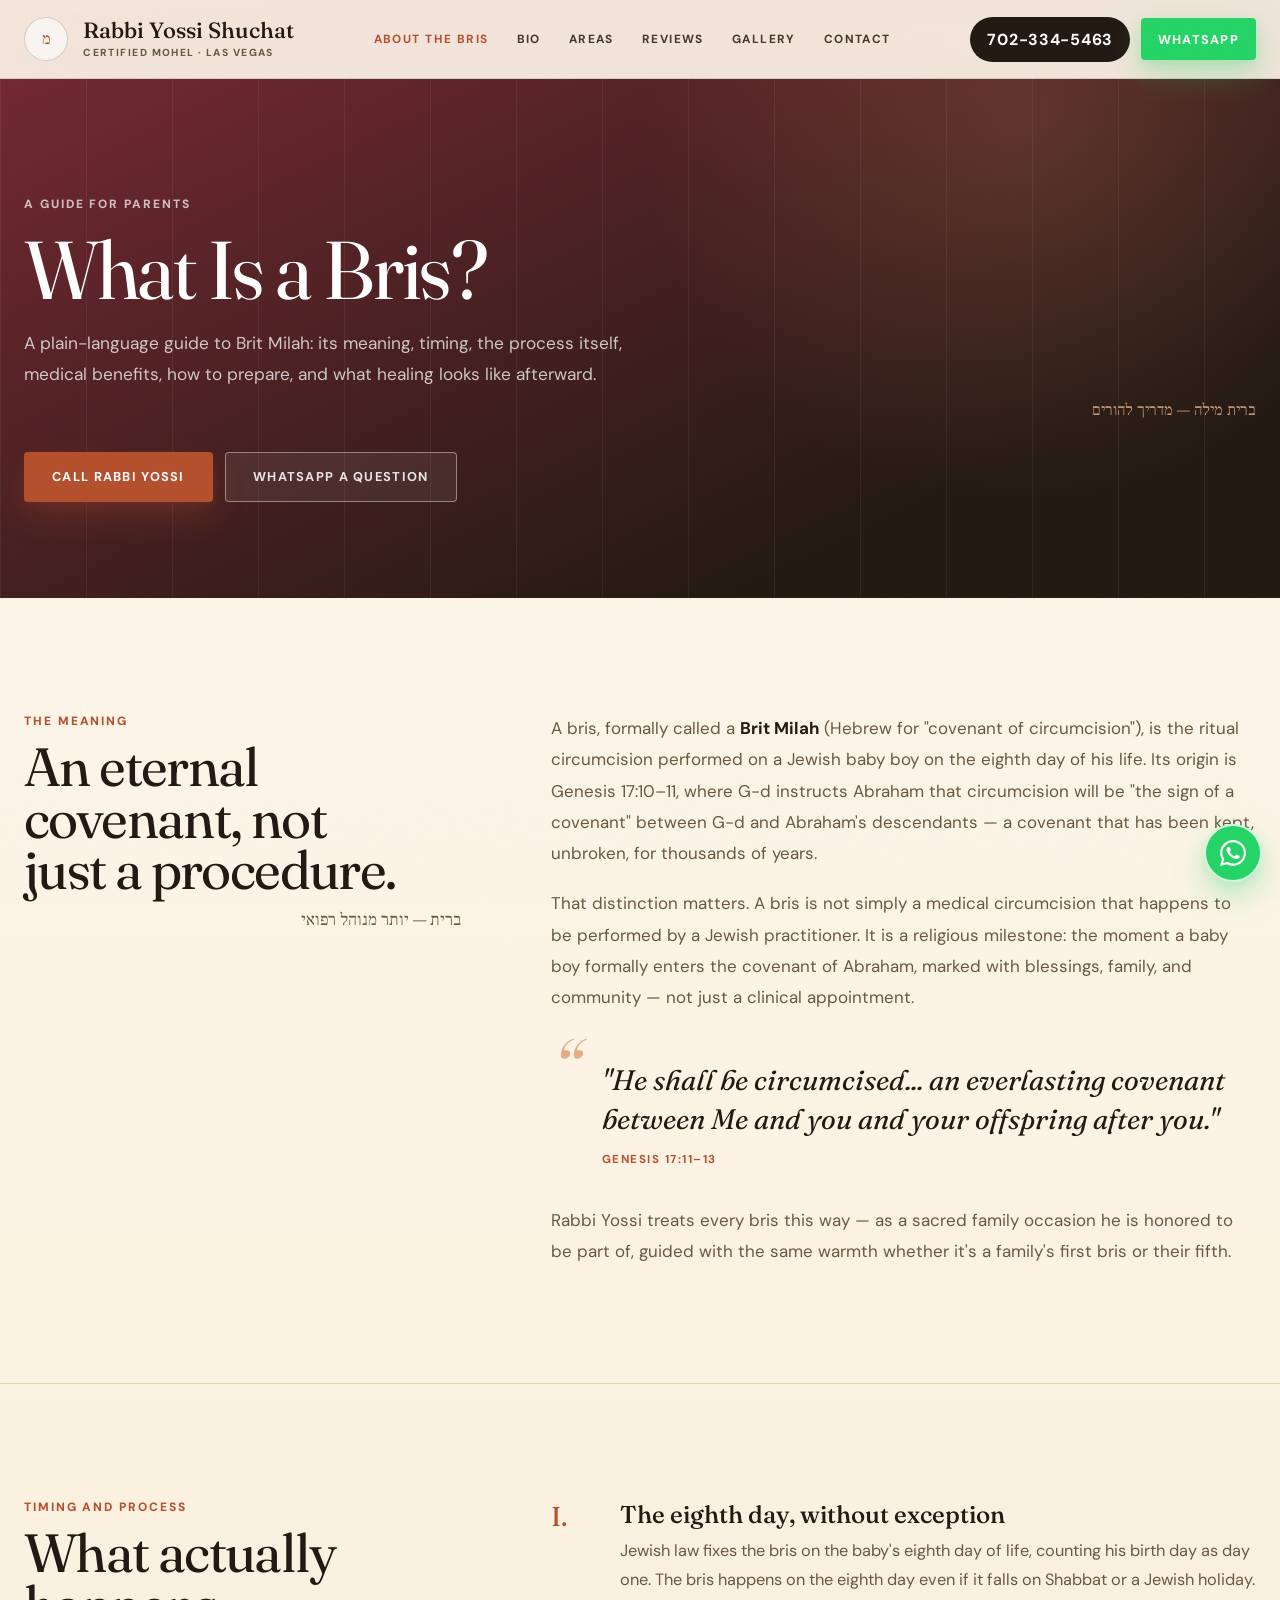
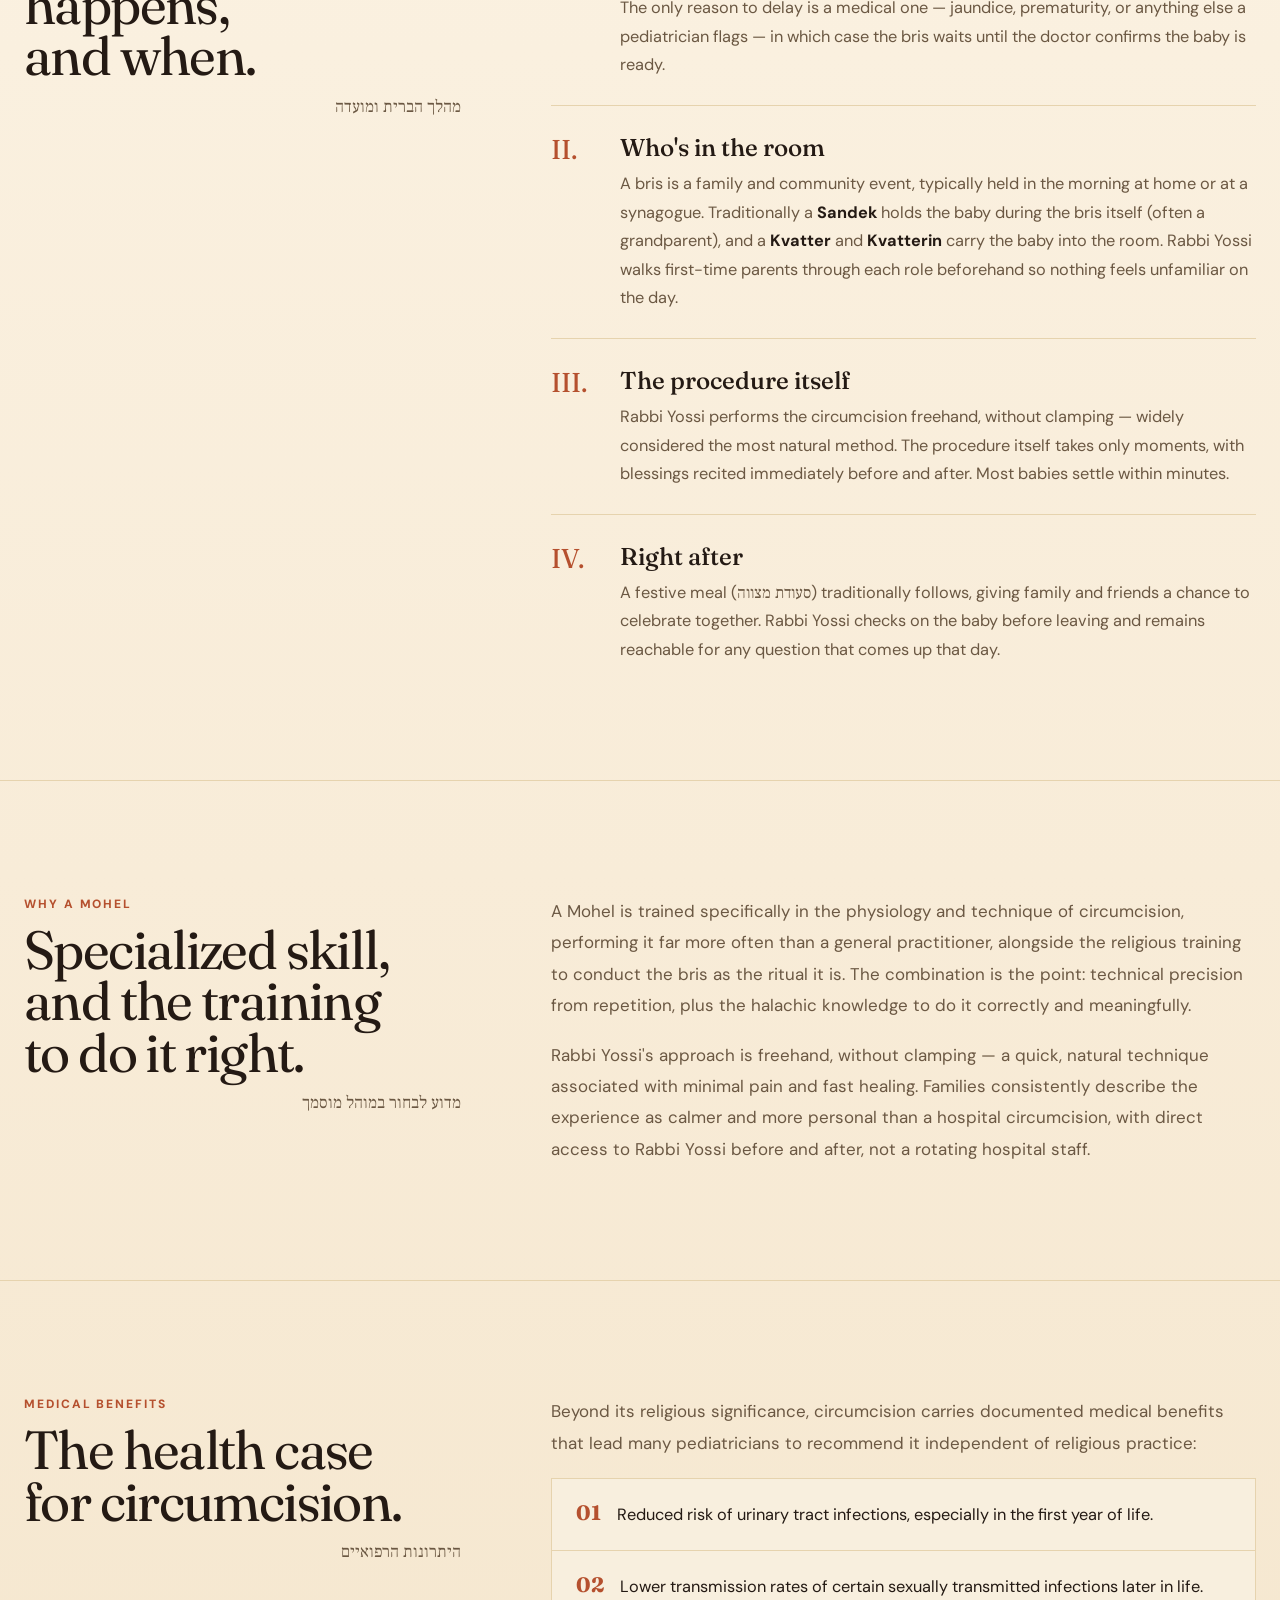
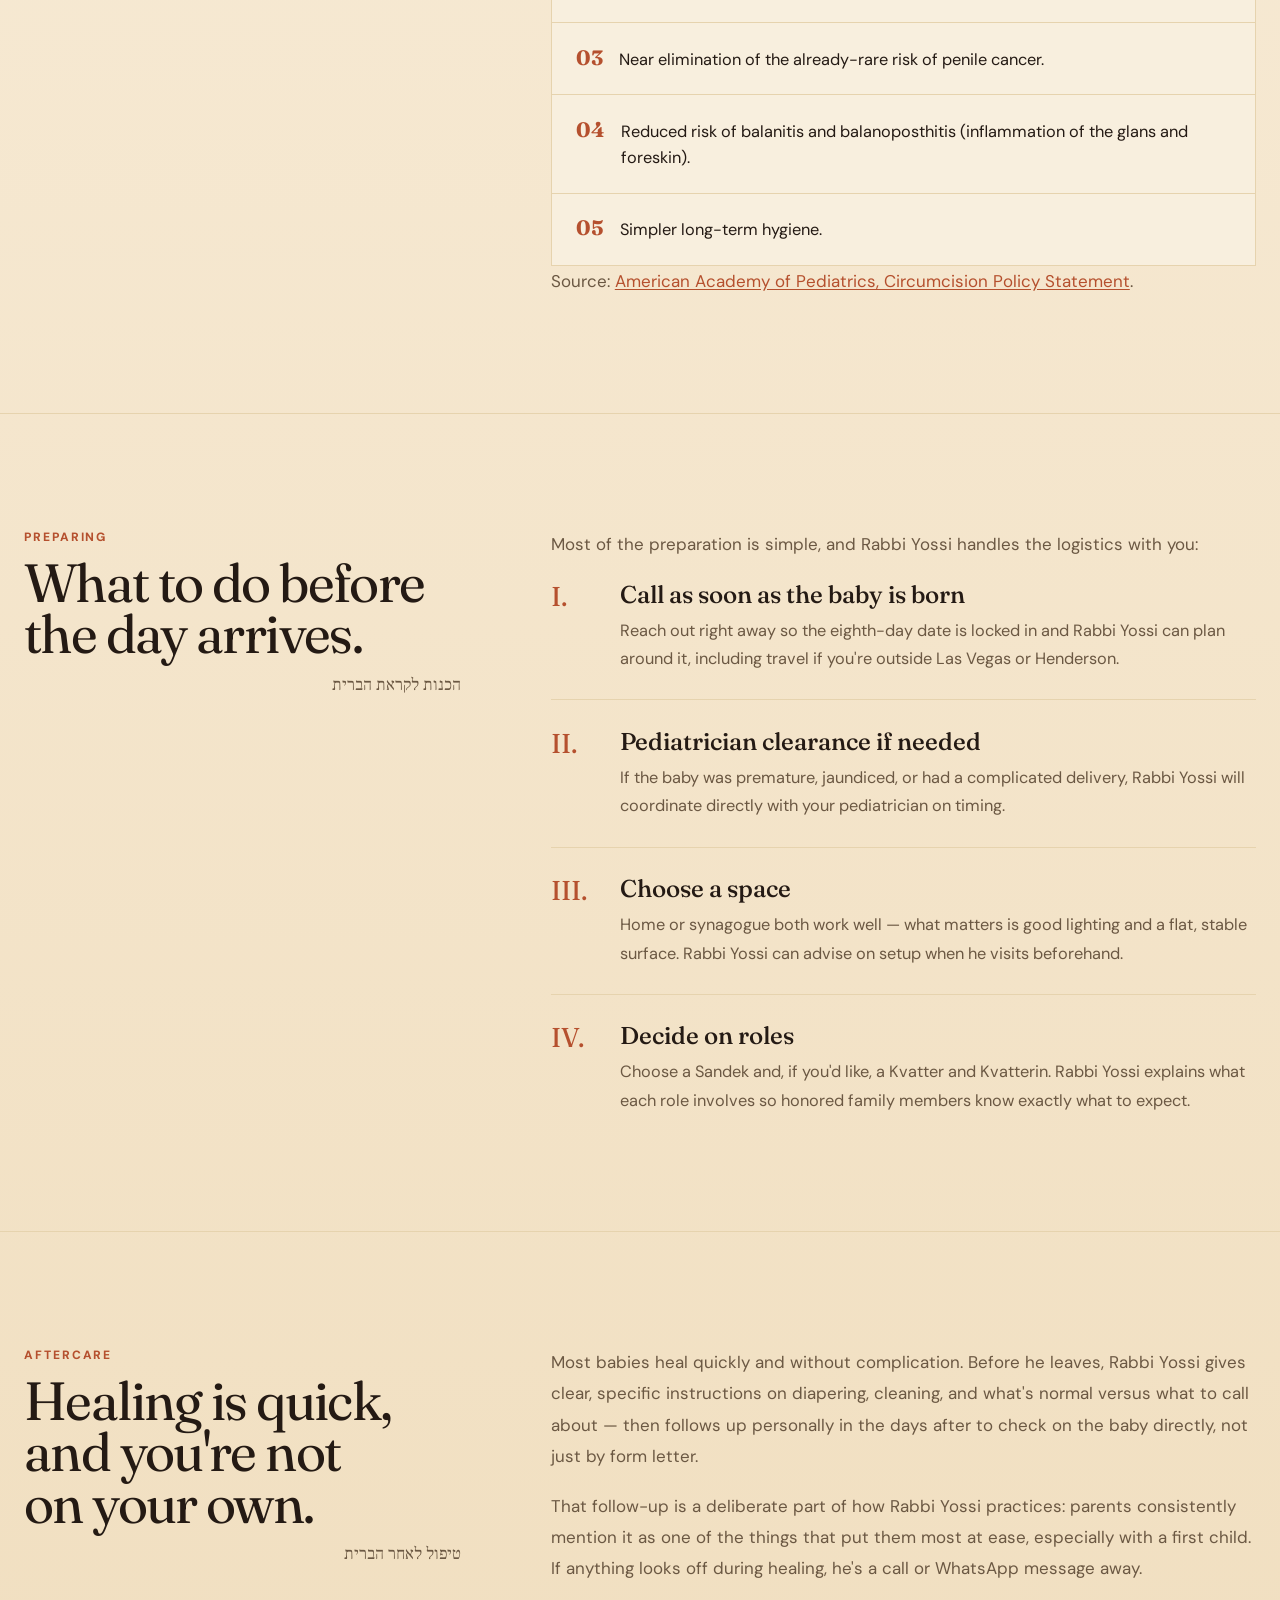
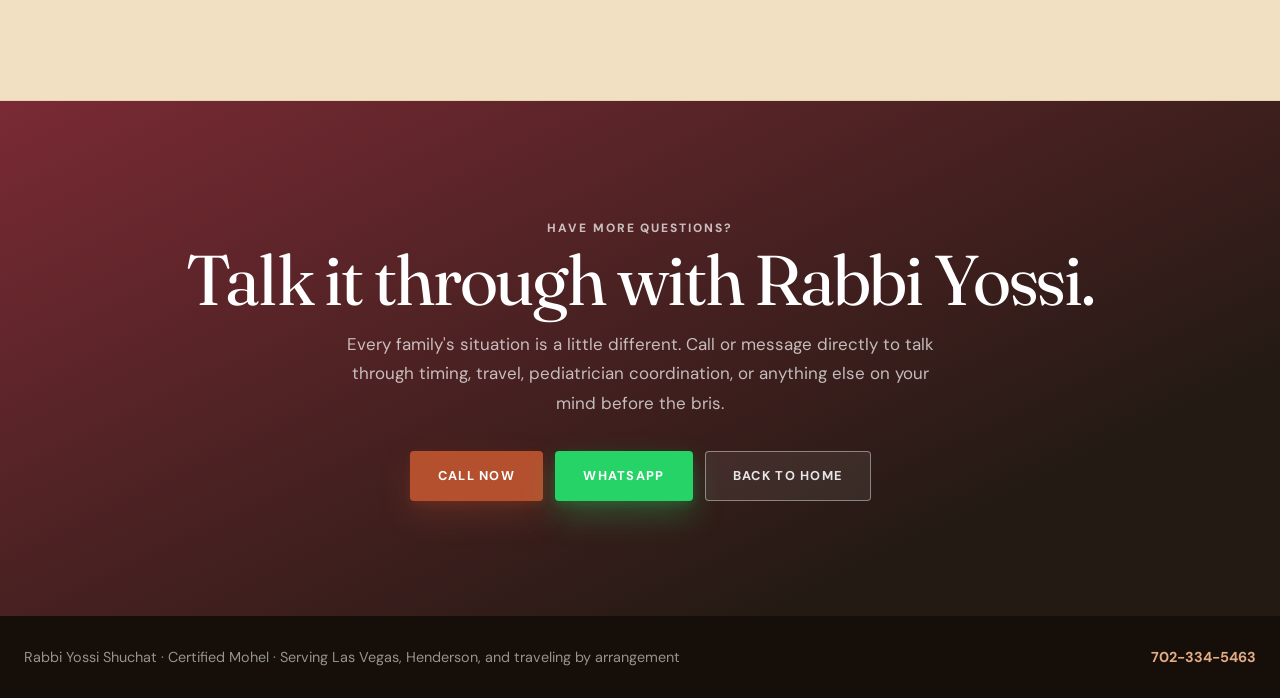
<file: bris.html>
<!DOCTYPE html>
<html lang="en" dir="ltr">
<head>
  <meta charset="UTF-8">
  <meta name="viewport" content="width=device-width, initial-scale=1.0">
  <meta name="description" content="What is a bris? A clear guide to Brit Milah in Las Vegas: its meaning, the process, timing, medical benefits, preparation, and aftercare, from Certified Mohel Rabbi Yossi Shuchat.">
  <meta name="robots" content="index, follow, max-image-preview:large">
  <meta name="theme-color" content="#241A14">
  <meta property="og:title" content="What Is a Bris? A Guide to Brit Milah | Rabbi Yossi Shuchat">
  <meta property="og:description" content="The meaning, timing, process, medical benefits, and aftercare of a bris (Brit Milah), explained by Certified Mohel Rabbi Yossi Shuchat, Las Vegas.">
  <meta property="og:type" content="article">
  <meta property="og:url" content="https://shliachflow.github.io/mohelvegas/bris.html">
  <meta property="og:image" content="https://shliachflow.github.io/mohelvegas/og-image.png">
  <meta property="og:image:alt" content="What Is a Bris - a guide from Rabbi Yossi Shuchat, Las Vegas">
  <meta property="og:image:width" content="1200">
  <meta property="og:image:height" content="630">
  <meta property="og:image:type" content="image/png">
  <meta name="twitter:card" content="summary_large_image">
  <meta name="twitter:title" content="What Is a Bris? A Guide to Brit Milah | Rabbi Yossi Shuchat">
  <meta name="twitter:description" content="The meaning, timing, process, medical benefits, and aftercare of a bris, explained by a Certified Mohel in Las Vegas.">
  <meta name="twitter:image" content="https://shliachflow.github.io/mohelvegas/og-image.png">
  <meta property="og:locale" content="en_US">
  <title>What Is a Bris? A Guide to Brit Milah | Rabbi Yossi Shuchat</title>

  <link rel="canonical" href="https://shliachflow.github.io/mohelvegas/bris.html">
  <link rel="icon" href="favicon.svg" type="image/svg+xml">
  <link rel="stylesheet" href="style.css">
  <link rel="preconnect" href="https://fonts.googleapis.com">
  <link rel="preconnect" href="https://fonts.gstatic.com" crossorigin>
  <link href="https://fonts.googleapis.com/css2?family=Fraunces:ital,opsz,wght@0,9..144,300;0,9..144,400;0,9..144,500;0,9..144,600;1,9..144,300;1,9..144,400;1,9..144,500;1,9..144,600&family=DM+Sans:ital,opsz,wght@0,9..40,300;0,9..40,400;0,9..40,500;0,9..40,600;0,9..40,700;0,9..40,800;1,9..40,300;1,9..40,400&family=Frank+Ruhl+Libre:wght@300;400;700&display=swap" rel="stylesheet">

  <script type="application/ld+json">
  {
    "@context": "https://schema.org",
    "@type": "Article",
    "headline": "What Is a Bris? A Guide to Brit Milah",
    "image": "https://shliachflow.github.io/mohelvegas/og-image.png",
    "inLanguage": "en-US",
    "datePublished": "2026-07-02",
    "dateModified": "2026-07-06",
    "author": {
      "@type": "Person",
      "name": "Rabbi Yossi Shuchat",
      "honorificPrefix": "Rabbi",
      "jobTitle": "Certified Mohel",
      "url": "https://shliachflow.github.io/mohelvegas/"
    },
    "publisher": { "@type": "Organization", "name": "Rabbi Yossi Shuchat, Certified Mohel Las Vegas", "logo": { "@type": "ImageObject", "url": "https://shliachflow.github.io/mohelvegas/favicon.svg" } },
    "description": "The meaning, timing, process, medical benefits, preparation, and aftercare of a bris (Brit Milah), explained by a Certified Mohel in Las Vegas.",
    "mainEntityOfPage": "https://shliachflow.github.io/mohelvegas/bris.html"
  }
  </script>

  <script type="application/ld+json">
  {
    "@context": "https://schema.org",
    "@type": "FAQPage",
    "mainEntity": [
      {
        "@type": "Question",
        "name": "What is a bris?",
        "acceptedAnswer": {
          "@type": "Answer",
          "text": "A bris (Brit Milah) is the Jewish ritual circumcision performed on a baby boy's eighth day of life. It fulfills the covenant G-d established with Abraham in Genesis 17, marking the child's entry into that covenant, not simply a medical procedure."
        }
      },
      {
        "@type": "Question",
        "name": "Why is a bris performed on the eighth day?",
        "acceptedAnswer": {
          "@type": "Answer",
          "text": "Genesis 17:12 specifies the eighth day, and Jewish law follows that timing even if the eighth day falls on Shabbat or a holiday. The day of birth counts as day one. If there is a medical reason to delay, such as jaundice or prematurity, the bris is postponed until the baby's doctor confirms he is ready."
        }
      },
      {
        "@type": "Question",
        "name": "Why choose a Mohel instead of a hospital circumcision?",
        "acceptedAnswer": {
          "@type": "Answer",
          "text": "A trained Mohel performs circumcisions daily, uses a quick freehand technique without clamping, and combines that specialized skill with the religious training required to perform the bris as a covenantal ritual, not only a procedure. Many parents also report a calmer, more personal experience than a hospital setting."
        }
      },
      {
        "@type": "Question",
        "name": "What are the medical benefits of circumcision?",
        "acceptedAnswer": {
          "@type": "Answer",
          "text": "Studies point to a reduced risk of urinary tract infections in infancy, lower transmission rates of certain diseases, near elimination of penile cancer risk, reduced risk of balanitis and balanoposthitis, and easier long-term hygiene."
        }
      },
      {
        "@type": "Question",
        "name": "How should we prepare for the bris?",
        "acceptedAnswer": {
          "@type": "Answer",
          "text": "Confirm the eighth-day date with the Mohel as soon as the baby is born, get pediatrician clearance if the baby was premature or jaundiced, choose a home or venue with good lighting and a flat surface, and arrange for a Sandek (the person who holds the baby) and a Kvatter/Kvatterin if desired. Rabbi Yossi walks every family through these details in advance."
        }
      },
      {
        "@type": "Question",
        "name": "What does aftercare look like?",
        "acceptedAnswer": {
          "@type": "Answer",
          "text": "Healing is typically quick. Parents receive clear instructions on diapering, cleaning, and signs to watch for, and Rabbi Yossi follows up personally in the days after the bris to check on healing and answer questions."
        }
      }
    ]
  }
  </script>

  <style>
    .page-hero {
      padding: clamp(9rem, 16vw, 12rem) 0 clamp(4rem, 8vw, 6rem);
      color: #fff;
      position: relative;
      overflow: hidden;
      background:
        linear-gradient(90deg, rgba(255,255,255,.06) 1px, transparent 1px),
        radial-gradient(circle at 80% 20%, rgba(217,138,95,.2), transparent 34%),
        linear-gradient(154deg, #7A2A34 0%, #241A14 78%);
      background-size: 86px 86px, auto, auto;
    }
    .page-hero-inner { position: relative; z-index: 1; }
    .page-hero .eyebrow { color: rgba(255,255,255,.7); }
    .page-hero h1 {
      margin: 1.1rem 0 0;
      max-width: 900px;
      font-family: var(--display);
      font-size: clamp(3.4rem, 6.4vw, 6.4rem);
      font-weight: 400;
      line-height: .95;
      letter-spacing: -.03em;
      text-wrap: balance;
      color: #fff;
    }
    .page-hero p {
      max-width: 640px;
      margin: 1.25rem 0 0;
      font-size: clamp(1.08rem, 1.3vw, 1.22rem);
      line-height: 1.78;
      color: rgba(255,255,255,.74);
    }
    .page-hero .heb { margin-top: .6rem; display: block; color: var(--gold-2); opacity: .85; }
    .page-hero-actions { display: flex; gap: .75rem; flex-wrap: wrap; margin-top: 2rem; }

    .section { padding: clamp(4.5rem, 9vw, 7.5rem) 0; }
    .section + .section { border-top: 1px solid var(--line); }
    .section-inner { display: grid; grid-template-columns: minmax(0, .62fr) minmax(0, 1fr); gap: clamp(3rem, 7vw, 6rem); align-items: start; }
    .section-label { position: sticky; top: 110px; }
    .section-label .eyebrow { display: block; }
    .section-label h2 {
      margin: .75rem 0 0;
      font-family: var(--display);
      font-size: clamp(2.6rem, 4.2vw, 3.9rem);
      font-weight: 400;
      line-height: .96;
      letter-spacing: -.03em;
      text-wrap: balance;
      color: var(--ink);
    }
    .section-label .heb { display: block; margin-top: .85rem; color: var(--muted); font-size: 1.05rem; }
    .section-body p { margin: 0 0 1.15rem; color: var(--muted); font-size: clamp(1.06rem, 1.15vw, 1.15rem); line-height: 1.85; }
    .section-body p:last-child { margin-bottom: 0; }
    .section-body strong { color: var(--ink); }

    .pull-quote {
      position: relative;
      margin: 2.4rem 0;
      padding: .5rem clamp(0rem, 3vw, 1.5rem) 0 clamp(2.2rem, 5vw, 3.2rem);
    }
    .pull-quote::before {
      content: "\201C";
      position: absolute; left: 0; top: -1.4rem;
      font-family: var(--display);
      font-style: italic;
      font-size: 5rem;
      line-height: 1;
      color: var(--gold-2);
    }
    .pull-quote p {
      margin: 0;
      font-family: var(--display);
      font-style: italic;
      font-size: clamp(1.5rem, 2.2vw, 1.95rem);
      line-height: 1.4;
      color: var(--ink);
    }
    .pull-quote cite {
      display: block;
      margin-top: .8rem;
      font-style: normal;
      font-size: .72rem;
      font-weight: 700;
      letter-spacing: .13em;
      text-transform: uppercase;
      color: var(--gold);
    }

    .roman-list { display: grid; gap: 1.6rem; list-style: none; margin: 0; padding: 0; }
    .roman-item { display: grid; grid-template-columns: 3.2rem minmax(0, 1fr); gap: 1.1rem; padding-bottom: 1.6rem; border-bottom: 1px solid var(--line); }
    .roman-item:last-child { border-bottom: 0; padding-bottom: 0; }
    .roman-num { font-family: var(--display); font-size: 1.7rem; color: var(--gold); line-height: 1.3; }
    .roman-item h3 { margin: 0 0 .5rem; font-family: var(--display); font-size: clamp(1.35rem, 1.9vw, 1.65rem); font-weight: 500; color: var(--ink); }
    .roman-item p { margin: 0; color: var(--muted); font-size: 1.02rem; line-height: 1.75; }

    .benefit-list { display: grid; gap: 1px; list-style: none; margin: 0; padding: 0; background: var(--line); border: 1px solid var(--line); }
    .benefit-item { background: rgba(253,246,234,.82); padding: 1.35rem 1.5rem; display: flex; gap: 1rem; align-items: baseline; }
    .benefit-item b { font-family: var(--display); font-size: 1.3rem; color: var(--gold); flex: 0 0 auto; }
    .benefit-item span { color: var(--body); line-height: 1.6; font-size: 1.02rem; }
    .citation-note { margin-top: 1rem; font-size: .82rem; color: var(--muted); }
    .citation-note a { color: var(--gold); text-decoration: underline; text-underline-offset: 2px; }
    .citation-note a:hover { color: var(--gold-2); }

    .cta-band {
      text-align: center; color: #fff;
      background: linear-gradient(154deg, #7A2A34 0%, #241A14 78%);
      position: relative; overflow: hidden;
    }
    .cta-band .container { position: relative; z-index: 1; }
    .cta-band h2 { margin: .6rem 0 0; font-family: var(--display); font-size: clamp(2.6rem, 5.5vw, 4.6rem); font-weight: 400; line-height: .95; letter-spacing: -.03em; text-wrap: balance; }
    .cta-band p { max-width: 620px; margin: 1rem auto 0; color: rgba(255,255,255,.7); line-height: 1.75; font-size: 1.06rem; }
    .cta-actions { display: flex; justify-content: center; gap: .75rem; flex-wrap: wrap; margin-top: 2rem; }
    .cta-band .eyebrow { color: rgba(255,255,255,.7); }

    @media (max-width: 980px) {
      .section-inner { grid-template-columns: 1fr; }
      .section-label { position: static; }
      .roman-item { grid-template-columns: 2.4rem minmax(0, 1fr); }
    }

    @media (max-width: 640px) {
      .page-hero-actions, .cta-actions { flex-direction: column; }
      .page-hero-actions .btn, .cta-actions .btn { width: 100%; }
      .benefit-item { flex-direction: column; gap: .3rem; }
    }
  </style>
</head>
<body>
<div id="grain" aria-hidden="true"></div>

<nav id="nav" aria-label="Primary navigation">
  <div class="container nav-inner">
    <a href="index.html" class="brand" aria-label="Rabbi Yossi Shuchat home">
      <span class="brand-mark" aria-hidden="true">מ</span>
      <span>
        <span class="brand-name">Rabbi Yossi Shuchat</span>
        <span class="brand-sub">Certified Mohel · Las Vegas</span>
      </span>
    </a>
    <div class="nav-links">
      <a href="bris.html" class="active" aria-current="page">About the Bris</a>
      <a href="index.html#bio">Bio</a>
      <a href="index.html#areas">Areas</a>
      <a href="index.html#reviews">Reviews</a>
      <a href="index.html#gallery">Gallery</a>
      <a href="index.html#contact">Contact</a>
    </div>
    <div class="nav-actions">
      <a class="nav-phone" href="tel:7023345463">702-334-5463</a>
      <a class="btn btn-wa" href="https://wa.me/17023345463" target="_blank" rel="noopener noreferrer">WhatsApp</a>
      <button class="menu-toggle" id="menu-toggle" type="button" aria-label="Open menu" aria-controls="mobile-menu" aria-expanded="false">
        <span></span>
        <span></span>
        <span></span>
      </button>
    </div>
  </div>
</nav>

<div id="mobile-menu" aria-hidden="true" inert>
  <div class="mobile-menu-panel" role="dialog" aria-modal="true" aria-label="Mobile navigation">
    <div class="mobile-menu-head">
      <div>
        <div class="mobile-menu-title">Rabbi Yossi Shuchat</div>
        <span class="mobile-menu-sub">Certified Mohel · Las Vegas</span>
      </div>
      <button class="menu-close" id="menu-close" type="button" aria-label="Close menu">&times;</button>
    </div>
    <div class="mobile-menu-links">
      <a href="bris.html">About the Bris</a>
      <a href="index.html#bio">Bio</a>
      <a href="index.html#areas">Areas</a>
      <a href="index.html#reviews">Reviews</a>
      <a href="index.html#gallery">Gallery</a>
      <a href="index.html#contact">Contact</a>
    </div>
    <div class="mobile-menu-actions">
      <a href="tel:7023345463" class="btn btn-gold">Call Now</a>
      <a href="https://wa.me/17023345463" class="btn btn-wa" target="_blank" rel="noopener noreferrer">WhatsApp</a>
    </div>
  </div>
</div>

<main id="top">
  <section class="page-hero" aria-labelledby="page-hero-title">
    <div class="container page-hero-inner">
      <span class="eyebrow">A Guide For Parents</span>
      <h1 id="page-hero-title" data-r>What Is a Bris?</h1>
      <p data-r data-d="1">A plain-language guide to Brit Milah: its meaning, timing, the process itself, medical benefits, how to prepare, and what healing looks like afterward.</p>
      <span class="heb" data-r data-d="1">ברית מילה — מדריך להורים</span>
      <div class="page-hero-actions" data-r data-d="2">
        <a href="tel:7023345463" class="btn btn-gold">Call Rabbi Yossi</a>
        <a href="https://wa.me/17023345463" class="btn btn-light" target="_blank" rel="noopener noreferrer">WhatsApp a Question</a>
      </div>
    </div>
  </section>

  <section class="section" id="meaning" aria-labelledby="meaning-title">
    <div class="container section-inner">
      <div class="section-label" data-r>
        <span class="eyebrow">The meaning</span>
        <h2 id="meaning-title">An eternal covenant, not just a procedure.</h2>
        <span class="heb">ברית — יותר מנוהל רפואי</span>
      </div>
      <div class="section-body" data-r data-d="1">
        <p>A bris, formally called a <strong>Brit Milah</strong> (Hebrew for "covenant of circumcision"), is the ritual circumcision performed on a Jewish baby boy on the eighth day of his life. Its origin is Genesis 17:10&ndash;11, where G-d instructs Abraham that circumcision will be "the sign of a covenant" between G-d and Abraham's descendants &mdash; a covenant that has been kept, unbroken, for thousands of years.</p>
        <p>That distinction matters. A bris is not simply a medical circumcision that happens to be performed by a Jewish practitioner. It is a religious milestone: the moment a baby boy formally enters the covenant of Abraham, marked with blessings, family, and community &mdash; not just a clinical appointment.</p>
        <div class="pull-quote">
          <p>"He shall be circumcised... an everlasting covenant between Me and you and your offspring after you."</p>
          <cite>Genesis 17:11&ndash;13</cite>
        </div>
        <p>Rabbi Yossi treats every bris this way &mdash; as a sacred family occasion he is honored to be part of, guided with the same warmth whether it's a family's first bris or their fifth.</p>
      </div>
    </div>
  </section>

  <section class="section" id="process" aria-labelledby="process-title">
    <div class="container section-inner">
      <div class="section-label" data-r>
        <span class="eyebrow">Timing and process</span>
        <h2 id="process-title">What actually happens, and when.</h2>
        <span class="heb">מהלך הברית ומועדה</span>
      </div>
      <div class="section-body" data-r data-d="1">
        <ol class="roman-list">
          <li class="roman-item">
            <span class="roman-num">I.</span>
            <div>
              <h3>The eighth day, without exception</h3>
              <p>Jewish law fixes the bris on the baby's eighth day of life, counting his birth day as day one. The bris happens on the eighth day even if it falls on Shabbat or a Jewish holiday. The only reason to delay is a medical one &mdash; jaundice, prematurity, or anything else a pediatrician flags &mdash; in which case the bris waits until the doctor confirms the baby is ready.</p>
            </div>
          </li>
          <li class="roman-item">
            <span class="roman-num">II.</span>
            <div>
              <h3>Who's in the room</h3>
              <p>A bris is a family and community event, typically held in the morning at home or at a synagogue. Traditionally a <strong>Sandek</strong> holds the baby during the bris itself (often a grandparent), and a <strong>Kvatter</strong> and <strong>Kvatterin</strong> carry the baby into the room. Rabbi Yossi walks first-time parents through each role beforehand so nothing feels unfamiliar on the day.</p>
            </div>
          </li>
          <li class="roman-item">
            <span class="roman-num">III.</span>
            <div>
              <h3>The procedure itself</h3>
              <p>Rabbi Yossi performs the circumcision freehand, without clamping &mdash; widely considered the most natural method. The procedure itself takes only moments, with blessings recited immediately before and after. Most babies settle within minutes.</p>
            </div>
          </li>
          <li class="roman-item">
            <span class="roman-num">IV.</span>
            <div>
              <h3>Right after</h3>
              <p>A festive meal (<span class="heb">סעודת מצווה</span>) traditionally follows, giving family and friends a chance to celebrate together. Rabbi Yossi checks on the baby before leaving and remains reachable for any question that comes up that day.</p>
            </div>
          </li>
        </ol>
      </div>
    </div>
  </section>

  <section class="section" id="mohel" aria-labelledby="mohel-title">
    <div class="container section-inner">
      <div class="section-label" data-r>
        <span class="eyebrow">Why a Mohel</span>
        <h2 id="mohel-title">Specialized skill, and the training to do it right.</h2>
        <span class="heb">מדוע לבחור במוהל מוסמך</span>
      </div>
      <div class="section-body" data-r data-d="1">
        <p>A Mohel is trained specifically in the physiology and technique of circumcision, performing it far more often than a general practitioner, alongside the religious training to conduct the bris as the ritual it is. The combination is the point: technical precision from repetition, plus the halachic knowledge to do it correctly and meaningfully.</p>
        <p>Rabbi Yossi's approach is freehand, without clamping &mdash; a quick, natural technique associated with minimal pain and fast healing. Families consistently describe the experience as calmer and more personal than a hospital circumcision, with direct access to Rabbi Yossi before and after, not a rotating hospital staff.</p>
      </div>
    </div>
  </section>

  <section class="section" id="benefits" aria-labelledby="benefits-title">
    <div class="container section-inner">
      <div class="section-label" data-r>
        <span class="eyebrow">Medical benefits</span>
        <h2 id="benefits-title">The health case for circumcision.</h2>
        <span class="heb">היתרונות הרפואיים</span>
      </div>
      <div class="section-body" data-r data-d="1">
        <p>Beyond its religious significance, circumcision carries documented medical benefits that lead many pediatricians to recommend it independent of religious practice:</p>
        <ol class="benefit-list" aria-label="Medical benefits of circumcision">
          <li class="benefit-item"><b>01</b><span>Reduced risk of urinary tract infections, especially in the first year of life.</span></li>
          <li class="benefit-item"><b>02</b><span>Lower transmission rates of certain sexually transmitted infections later in life.</span></li>
          <li class="benefit-item"><b>03</b><span>Near elimination of the already-rare risk of penile cancer.</span></li>
          <li class="benefit-item"><b>04</b><span>Reduced risk of balanitis and balanoposthitis (inflammation of the glans and foreskin).</span></li>
          <li class="benefit-item"><b>05</b><span>Simpler long-term hygiene.</span></li>
        </ol>
        <p class="citation-note">Source: <a href="https://publications.aap.org/pediatrics/article/130/3/585/30235/Circumcision-Policy-Statement" target="_blank" rel="noopener noreferrer">American Academy of Pediatrics, Circumcision Policy Statement</a>.</p>
      </div>
    </div>
  </section>

  <section class="section" id="prepare" aria-labelledby="prepare-title">
    <div class="container section-inner">
      <div class="section-label" data-r>
        <span class="eyebrow">Preparing</span>
        <h2 id="prepare-title">What to do before the day arrives.</h2>
        <span class="heb">הכנות לקראת הברית</span>
      </div>
      <div class="section-body" data-r data-d="1">
        <p>Most of the preparation is simple, and Rabbi Yossi handles the logistics with you:</p>
        <ol class="roman-list">
          <li class="roman-item">
            <span class="roman-num">I.</span>
            <div>
              <h3>Call as soon as the baby is born</h3>
              <p>Reach out right away so the eighth-day date is locked in and Rabbi Yossi can plan around it, including travel if you're outside Las Vegas or Henderson.</p>
            </div>
          </li>
          <li class="roman-item">
            <span class="roman-num">II.</span>
            <div>
              <h3>Pediatrician clearance if needed</h3>
              <p>If the baby was premature, jaundiced, or had a complicated delivery, Rabbi Yossi will coordinate directly with your pediatrician on timing.</p>
            </div>
          </li>
          <li class="roman-item">
            <span class="roman-num">III.</span>
            <div>
              <h3>Choose a space</h3>
              <p>Home or synagogue both work well &mdash; what matters is good lighting and a flat, stable surface. Rabbi Yossi can advise on setup when he visits beforehand.</p>
            </div>
          </li>
          <li class="roman-item">
            <span class="roman-num">IV.</span>
            <div>
              <h3>Decide on roles</h3>
              <p>Choose a Sandek and, if you'd like, a Kvatter and Kvatterin. Rabbi Yossi explains what each role involves so honored family members know exactly what to expect.</p>
            </div>
          </li>
        </ol>
      </div>
    </div>
  </section>

  <section class="section" id="aftercare" aria-labelledby="aftercare-title">
    <div class="container section-inner">
      <div class="section-label" data-r>
        <span class="eyebrow">Aftercare</span>
        <h2 id="aftercare-title">Healing is quick, and you're not on your own.</h2>
        <span class="heb">טיפול לאחר הברית</span>
      </div>
      <div class="section-body" data-r data-d="1">
        <p>Most babies heal quickly and without complication. Before he leaves, Rabbi Yossi gives clear, specific instructions on diapering, cleaning, and what's normal versus what to call about &mdash; then follows up personally in the days after to check on the baby directly, not just by form letter.</p>
        <p>That follow-up is a deliberate part of how Rabbi Yossi practices: parents consistently mention it as one of the things that put them most at ease, especially with a first child. If anything looks off during healing, he's a call or WhatsApp message away.</p>
      </div>
    </div>
  </section>

  <section class="section cta-band" id="questions" aria-labelledby="questions-title">
    <div class="container" data-r>
      <span class="eyebrow">Have more questions?</span>
      <h2 id="questions-title">Talk it through with Rabbi Yossi.</h2>
      <p>Every family's situation is a little different. Call or message directly to talk through timing, travel, pediatrician coordination, or anything else on your mind before the bris.</p>
      <div class="cta-actions">
        <a href="tel:7023345463" class="btn btn-gold">Call Now</a>
        <a href="https://wa.me/17023345463" class="btn btn-wa" target="_blank" rel="noopener noreferrer">WhatsApp</a>
        <a href="index.html" class="btn btn-light">Back to Home</a>
      </div>
    </div>
  </section>
</main>

<footer>
  <div class="container footer-inner">
    <span>Rabbi Yossi Shuchat · Certified Mohel · Serving Las Vegas, Henderson, and traveling by arrangement</span>
    <a href="tel:7023345463">702-334-5463</a>
  </div>
</footer>

<div id="wa-float">
  <a href="https://wa.me/17023345463" target="_blank" rel="noopener noreferrer" aria-label="Chat with Rabbi Yossi on WhatsApp">
    <svg viewBox="0 0 24 24" aria-hidden="true" focusable="false">
      <path d="M17.472 14.382c-.297-.149-1.758-.867-2.03-.967-.273-.099-.471-.148-.67.15-.197.297-.767.966-.94 1.164-.173.199-.347.223-.644.075-.297-.15-1.255-.463-2.39-1.475-.883-.788-1.48-1.761-1.653-2.059-.173-.297-.018-.458.13-.606.134-.133.298-.347.446-.52.149-.174.198-.298.298-.497.099-.198.05-.371-.025-.52-.075-.149-.669-1.612-.916-2.207-.242-.579-.487-.5-.669-.51-.173-.008-.371-.01-.57-.01-.198 0-.52.074-.792.372-.272.297-1.04 1.016-1.04 2.479 0 1.462 1.065 2.875 1.213 3.074.149.198 2.096 3.2 5.077 4.487.709.306 1.262.489 1.694.625.712.227 1.36.195 1.871.118.571-.085 1.758-.719 2.006-1.413.248-.694.248-1.289.173-1.413-.074-.124-.272-.198-.57-.347m-5.421 7.403h-.004a9.87 9.87 0 01-5.031-1.378l-.361-.214-3.741.982.998-3.648-.235-.374a9.86 9.86 0 01-1.51-5.26c.001-5.45 4.436-9.884 9.888-9.884 2.64 0 5.122 1.03 6.988 2.898a9.825 9.825 0 012.893 6.994c-.003 5.45-4.437 9.884-9.885 9.884m8.413-18.297A11.815 11.815 0 0012.05 0C5.495 0 .16 5.335.157 11.892c0 2.096.547 4.142 1.588 5.945L.057 24l6.305-1.654a11.882 11.882 0 005.683 1.448h.005c6.554 0 11.89-5.335 11.893-11.893a11.821 11.821 0 00-3.48-8.413z"/>
    </svg>
  </a>
</div>

<script src="script.js"></script>
</body>
</html>
</file>
<file: style.css>
:root {
  --ink: #241A14;
  --ink-2: #4A3527;
  --night: #150E09;
  --paper: #FBF3E7;
  --paper-2: #F0E2C9;
  --white: #FDF6EA;
  --gold: #B5502E;
  --gold-2: #E3AC85;
  --line: #E6D3AE;
  --muted: #6B5843;
  --body: #241A14;
  --wa: #25d366;
  --display: "Fraunces", Georgia, serif;
  --sans: "DM Sans", system-ui, sans-serif;
  --heb: "Frank Ruhl Libre", serif;
  --ease: cubic-bezier(.16,1,.3,1);

  --radius-xs: 4px;
  --radius-sm: 6px;
  --radius-md: 10px;
  --radius-lg: 14px;
  --radius-xl: 20px;
  --radius-full: 9999px;

  --shadow-sm: 0 1px 2px rgba(36,26,20,.08), 0 2px 6px rgba(36,26,20,.06);
  --shadow-md: 0 4px 10px rgba(36,26,20,.08), 0 12px 28px rgba(36,26,20,.12);
  --shadow-lg: 0 10px 24px rgba(36,26,20,.1), 0 32px 72px rgba(36,26,20,.16);
  --shadow-gold: 0 4px 10px rgba(181,80,46,.14), 0 14px 32px rgba(181,80,46,.24);
  --shadow-wa: 0 4px 10px rgba(37,211,102,.14), 0 14px 32px rgba(37,211,102,.28);
}

*, *::before, *::after { box-sizing: border-box; }
html {
  scroll-behavior: smooth;
  overflow-x: hidden;
  font-kerning: normal;
  font-feature-settings: "kern" 1, "liga" 1, "calt" 1;
  -moz-osx-font-smoothing: grayscale;
  -webkit-text-size-adjust: 100%;
  text-size-adjust: 100%;
  color-scheme: light;
}
body {
  margin: 0;
  font-family: var(--sans);
  color: var(--body);
  background: linear-gradient(180deg, #FEF8ED 0%, #F8ECD8 45%, #EFDCBB 100%);
  -webkit-font-smoothing: antialiased;
  text-rendering: optimizeLegibility;
  overflow-x: hidden;
}
a { color: inherit; text-decoration: none; }
button { font: inherit; }
:focus-visible { outline: 2px solid var(--gold); outline-offset: 4px; border-radius: var(--radius-xs); }
::selection { background: var(--gold); color: #fff; }
main [id] { scroll-margin-top: 96px; }
::-webkit-scrollbar { width: 12px; height: 12px; }
::-webkit-scrollbar-track { background: var(--paper-2); }
::-webkit-scrollbar-thumb { background: var(--gold-2); border-radius: var(--radius-full); border: 3px solid var(--paper-2); }
::-webkit-scrollbar-thumb:hover { background: var(--gold); }

#grain {
  position: fixed; inset: 0; z-index: 300; pointer-events: none;
  opacity: .025; mix-blend-mode: multiply;
  background-image: url("data:image/svg+xml,%3Csvg xmlns='http://www.w3.org/2000/svg' width='240' height='240'%3E%3Cfilter id='n'%3E%3CfeTurbulence type='fractalNoise' baseFrequency='.72' numOctaves='4' stitchTiles='stitch'/%3E%3C/filter%3E%3Crect width='240' height='240' filter='url(%23n)' opacity='.42'/%3E%3C/svg%3E");
}

.container { width: min(100% - 48px, 1280px); margin-inline: auto; }
.eyebrow {
  font-size: .75rem;
  font-weight: 800;
  letter-spacing: .16em;
  text-transform: uppercase;
  color: var(--gold);
}
.heb { font-family: var(--heb); direction: rtl; unicode-bidi: isolate; letter-spacing: 0; }

[data-r] { opacity: 0; transform: translateY(24px); transition: opacity .8s var(--ease), transform .8s var(--ease); }
[data-r].in { opacity: 1; transform: none; }
[data-d="1"] { transition-delay: .08s; }
[data-d="2"] { transition-delay: .16s; }
[data-d="3"] { transition-delay: .24s; }

.btn {
  display: inline-flex; align-items: center; justify-content: center; gap: .55rem;
  min-height: 50px; padding: .98rem 1.7rem;
  border: 1px solid transparent; border-radius: var(--radius-xs);
  font-size: .8rem; font-weight: 700; letter-spacing: .1em;
  text-transform: uppercase; white-space: nowrap;
  transition: transform .22s var(--ease), box-shadow .22s var(--ease), background .22s var(--ease), color .22s var(--ease), border-color .22s var(--ease);
}
.btn:hover { transform: translateY(-2px); }
.btn:active { transform: scale(.97); transition-duration: .1s; }
.btn-gold { background: var(--gold); color: #fff; box-shadow: var(--shadow-gold); }
.btn-wa { background: var(--wa); color: #fff; box-shadow: var(--shadow-wa); }
.btn-light { border-color: rgba(255,255,255,.42); color: rgba(255,255,255,.88); background: rgba(255,255,255,.07); }
.btn-outline { border-color: var(--line); color: var(--ink); background: rgba(255,255,255,.38); }

#nav {
  position: fixed; inset: 0 0 auto; z-index: 120;
  background: rgba(253,246,234,.92);
  border-bottom: 1px solid rgba(36,26,20,.12);
  backdrop-filter: blur(18px) saturate(1.35);
  -webkit-backdrop-filter: blur(18px) saturate(1.35);
}
.nav-inner {
  height: 78px;
  position: relative;
  display: flex; align-items: center; justify-content: space-between; gap: 1.5rem;
}
.brand { display: flex; align-items: center; gap: .95rem; min-width: 0; }
.brand-mark {
  width: 44px; height: 44px; border-radius: 50%;
  display: grid; place-items: center; flex: 0 0 auto;
  border: 1px solid rgba(36,26,20,.18);
  font-family: var(--heb); color: var(--gold); background: rgba(255,255,255,.6);
}
.brand-name {
  display: block;
  font-family: var(--display);
  color: var(--ink);
  font-size: 1.38rem;
  font-weight: 500;
  line-height: 1;
}
.brand-sub {
  display: block; margin-top: .32rem;
  font-size: .64rem; font-weight: 800; letter-spacing: .14em; text-transform: uppercase; color: var(--muted);
}
.nav-links { display: flex; align-items: center; gap: 1.75rem; }
.nav-links a { font-size: .74rem; font-weight: 700; letter-spacing: .12em; text-transform: uppercase; color: var(--ink-2); }
.nav-links a.active { color: var(--gold); }
.nav-actions { display: flex; align-items: center; gap: .65rem; }
.nav-phone { padding: .75rem 1.08rem; border-radius: var(--radius-full); background: var(--ink); color: #fff; font-weight: 700; letter-spacing: .045em; transition: transform .18s var(--ease); }
.nav-phone:active { transform: scale(.96); }
.nav-actions .btn { min-height: 42px; padding: .7rem 1rem; }
.menu-toggle {
  display: none;
  align-items: center;
  justify-content: center;
  flex-direction: column;
  width: 44px;
  height: 44px;
  padding: 0;
  border: 1px solid rgba(36,26,20,.18);
  border-radius: var(--radius-full);
  background: var(--ink);
  color: #fff;
  box-shadow: var(--shadow-md);
  cursor: pointer;
  z-index: 3;
  transition: transform .18s var(--ease);
}
.menu-toggle:active { transform: scale(.94); }
.menu-toggle span {
  display: block;
  width: 16px;
  height: 1.5px;
  border-radius: 2px;
  background: currentColor;
}
.menu-toggle span + span { margin-top: 4px; }
#mobile-menu {
  position: fixed;
  inset: 0;
  z-index: 450;
  display: grid;
  place-items: center;
  padding: 6rem 1.5rem 2rem;
  background:
    radial-gradient(circle at 24% 18%, rgba(217,138,95,.18), transparent 28%),
    linear-gradient(154deg, #7A2A34 0%, #241A14 78%);
  color: #fff;
  opacity: 0;
  pointer-events: none;
  transform: translateY(-10px);
  transition: opacity .32s var(--ease), transform .32s var(--ease);
}
#mobile-menu.open {
  opacity: 1;
  pointer-events: auto;
  transform: none;
}
.mobile-menu-panel {
  width: min(100%, 360px);
  display: grid;
  gap: 1.25rem;
}
.mobile-menu-head {
  display: flex;
  align-items: center;
  justify-content: space-between;
  gap: 1rem;
  padding-bottom: 1rem;
  border-bottom: 1px solid rgba(255,255,255,.13);
}
.mobile-menu-title {
  font-family: var(--display);
  font-size: 1.5rem;
  line-height: 1;
}
.mobile-menu-sub {
  display: block;
  margin-top: .35rem;
  color: rgba(255,255,255,.56);
  font-size: .68rem;
  font-weight: 700;
  letter-spacing: .13em;
  text-transform: uppercase;
}
.menu-close {
  width: 44px;
  height: 44px;
  display: grid;
  place-items: center;
  border: 1px solid rgba(255,255,255,.22);
  border-radius: 50%;
  background: rgba(255,255,255,.06);
  color: #fff;
  font-size: 1.5rem;
  line-height: 1;
  cursor: pointer;
}
.mobile-menu-links {
  display: grid;
  gap: .2rem;
}
.mobile-menu-links a {
  font-family: var(--display);
  font-size: clamp(2.35rem, 12vw, 3.35rem);
  line-height: 1;
  padding: .82rem 0;
  color: rgba(255,255,255,.88);
  border-bottom: 1px solid rgba(255,255,255,.09);
}
.mobile-menu-actions {
  display: grid;
  grid-template-columns: 1fr;
  gap: .7rem;
  margin-top: .6rem;
}
.mobile-menu-actions .btn {
  width: 100%;
}

footer { padding: 2rem 0; background: var(--night); color: rgba(255,255,255,.55); }
.footer-inner { display: flex; justify-content: space-between; align-items: center; gap: 1rem; flex-wrap: wrap; font-size: .9rem; }
.footer-inner a { color: var(--gold-2); font-weight: 700; }

#wa-float { position: fixed; right: 1.1rem; bottom: 1.1rem; z-index: 9999; display: block !important; transform: translateZ(0); }
#wa-float a { width: 58px; height: 58px; border-radius: 50%; display: grid; place-items: center; background: var(--wa); color: #fff; border: 2px solid rgba(255,255,255,.8); box-shadow: var(--shadow-wa); transition: transform .18s var(--ease); }
#wa-float a:hover { transform: scale(1.06); }
#wa-float a:active { transform: scale(.94); }
#wa-float svg { width: 26px; height: 26px; fill: currentColor; }

@media (max-width: 980px) {
  main [id] { scroll-margin-top: 160px; }
  .nav-inner { height: auto; min-height: 82px; padding: .9rem 0; display: grid; grid-template-columns: 1fr auto; align-items: center; }
  .nav-actions { grid-column: 1 / -1; grid-row: 2; justify-content: start; flex-wrap: wrap; }
  .nav-actions .btn { display: inline-flex; min-height: 40px; padding: .62rem .8rem; font-size: .68rem; }
  .nav-links { display: none; }
  .nav-links::-webkit-scrollbar { display: none; }
  .menu-toggle { display: inline-flex; position: static; }
}

@media (max-width: 640px) {
  .container { width: min(100% - 32px, 1240px); }
  .brand-mark { width: 38px; height: 38px; }
  .brand-name { font-size: 1.12rem; }
  .brand-sub { display: none; }
  .nav-phone { font-size: .74rem; padding: .64rem .82rem; }
  .nav-actions { gap: .5rem; }
  .nav-actions .btn { padding: .64rem .82rem; font-size: .7rem; }
  .nav-links a { font-size: .66rem; letter-spacing: .1em; }
  #wa-float { right: .85rem; bottom: calc(.85rem + env(safe-area-inset-bottom, 0px)); z-index: 9999; }
  #wa-float a { width: 54px; height: 54px; }
}

@media (prefers-reduced-motion: reduce) {
  html { scroll-behavior: auto; }
  [data-r], [data-r].in, .btn { opacity: 1; transform: none; transition: none; }
}
</file>
